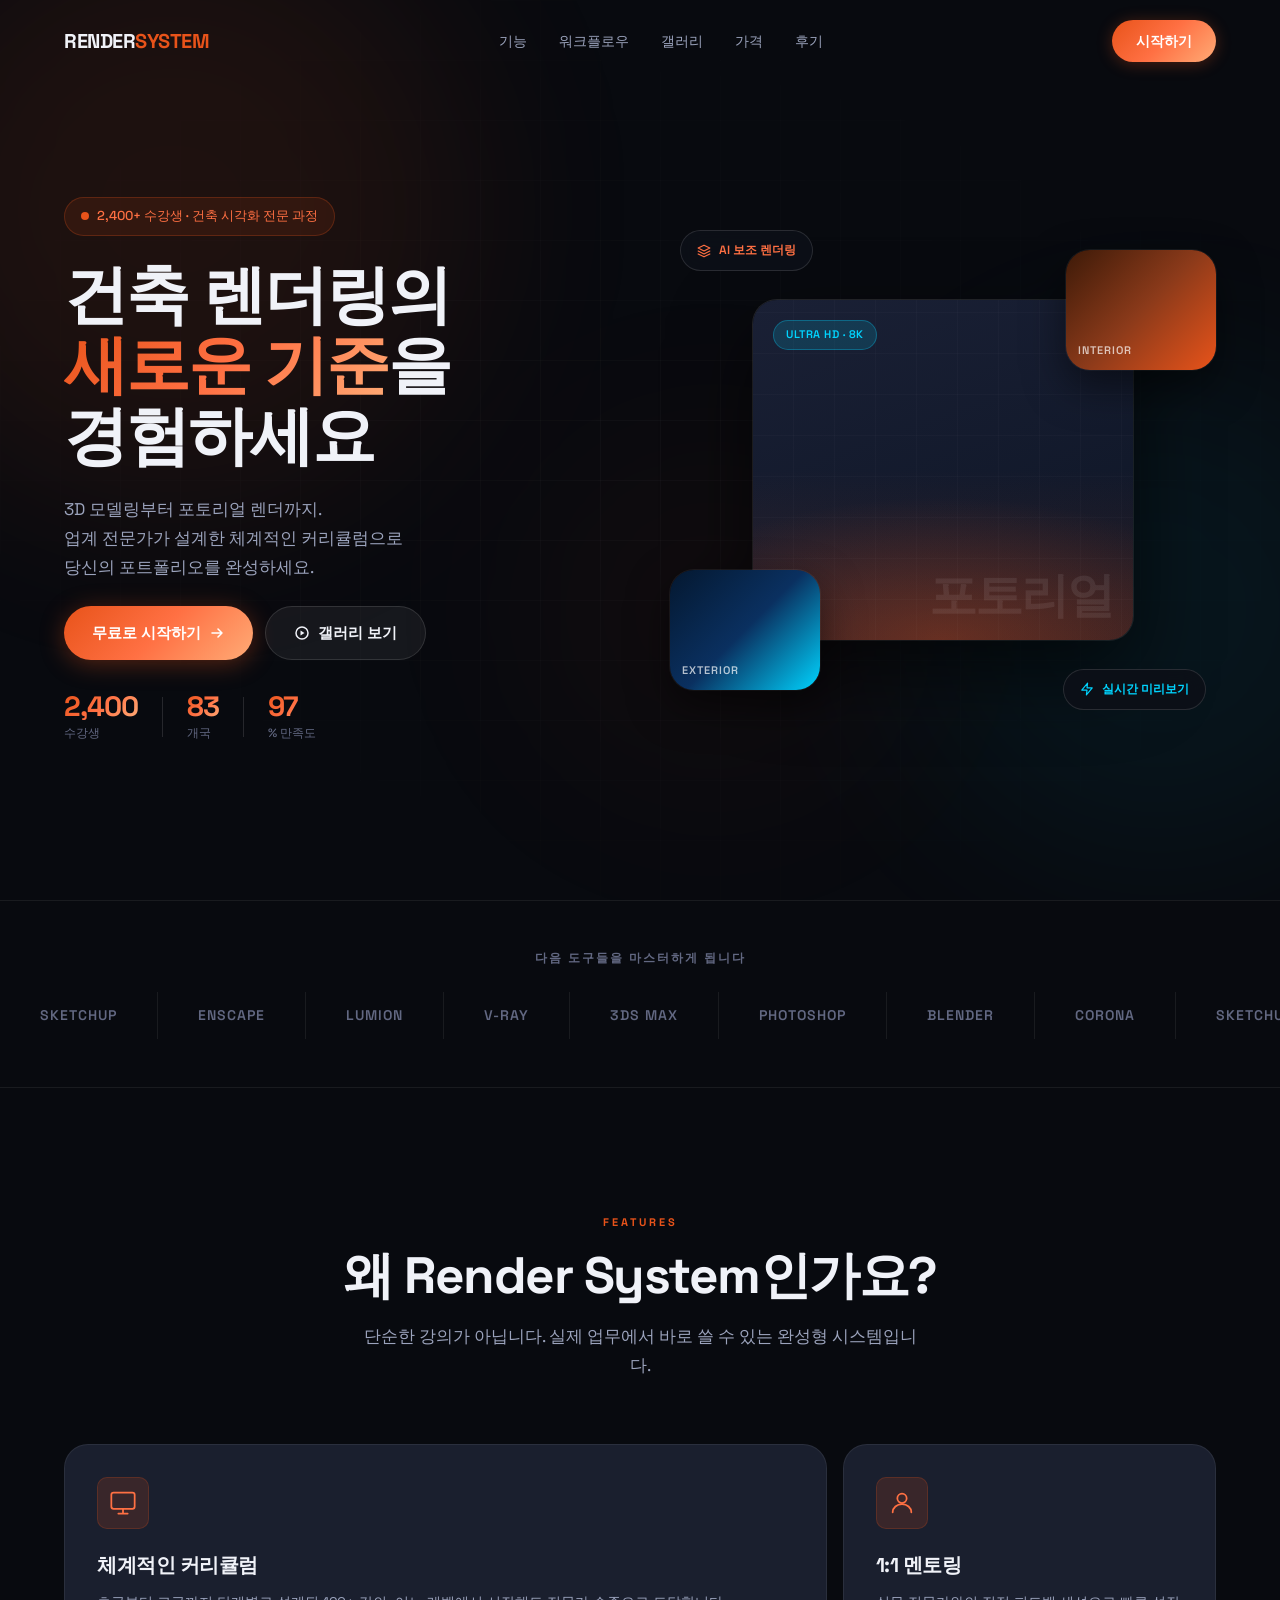
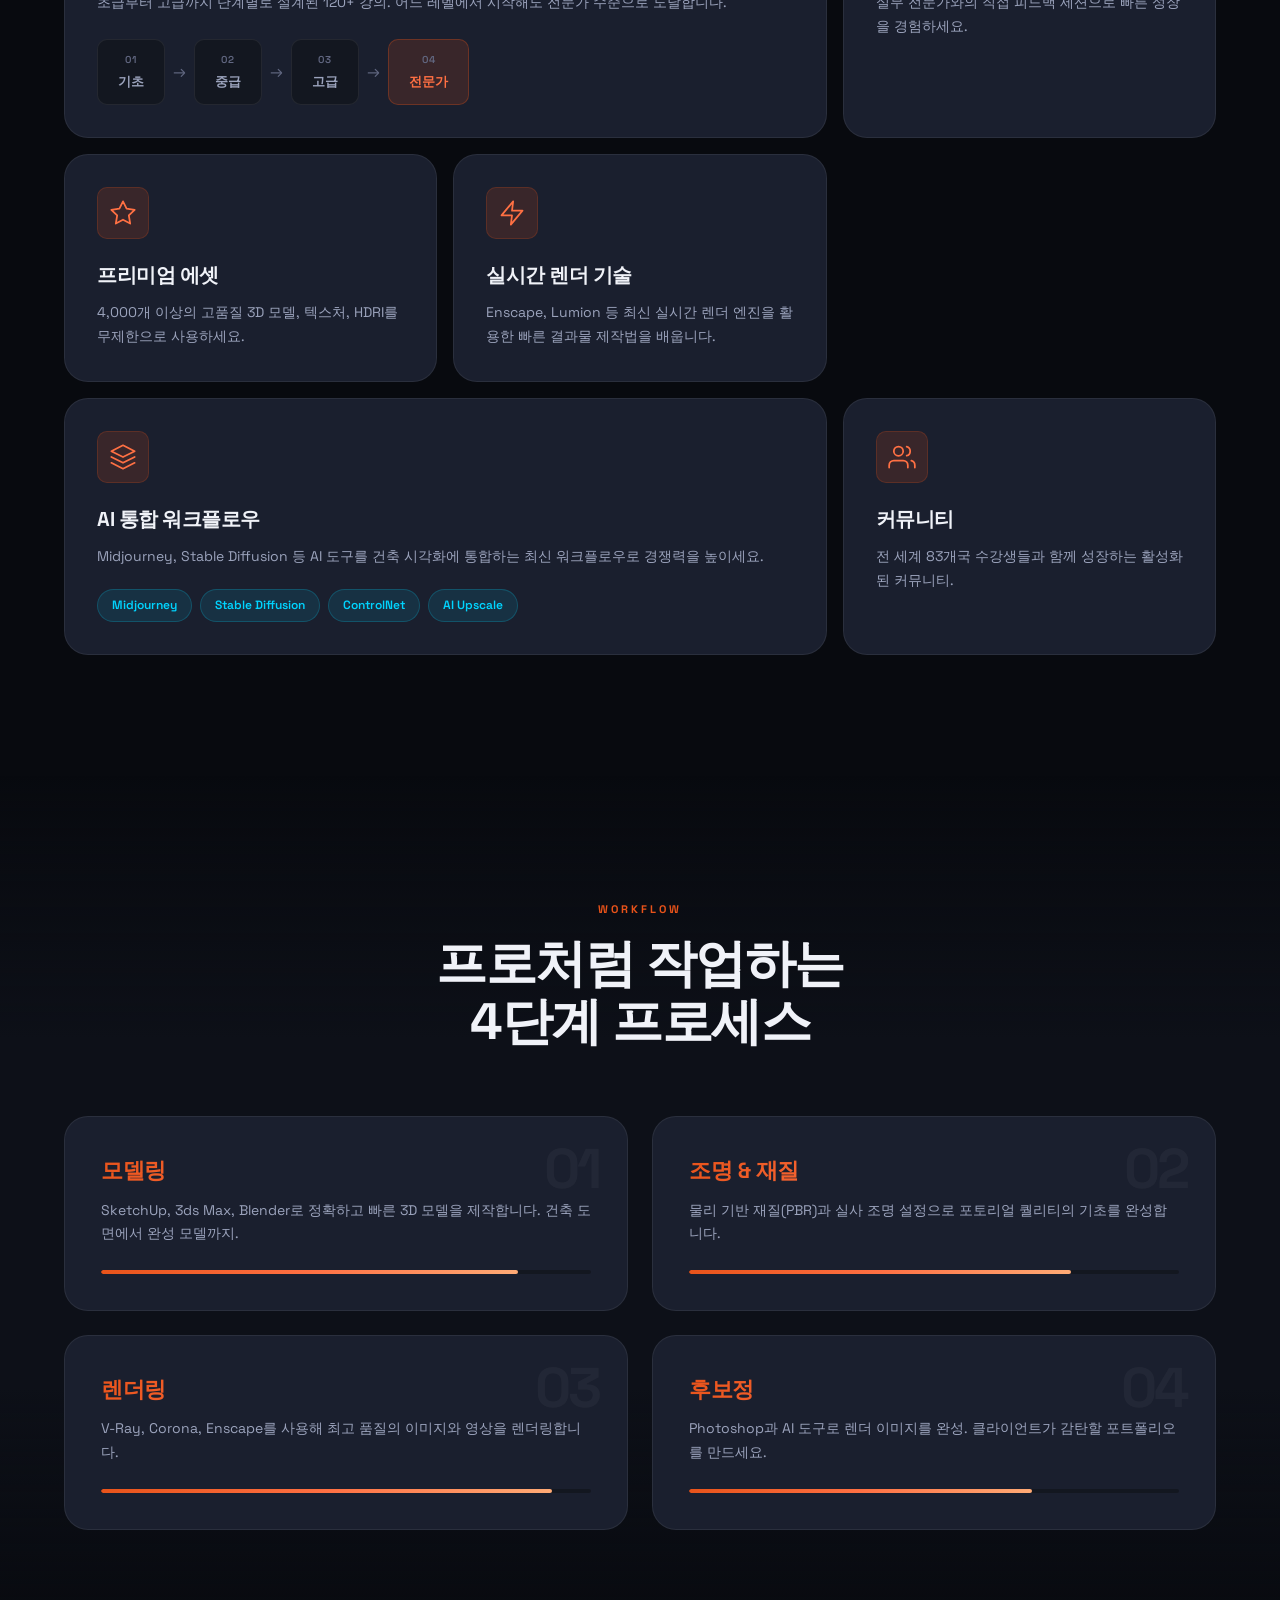
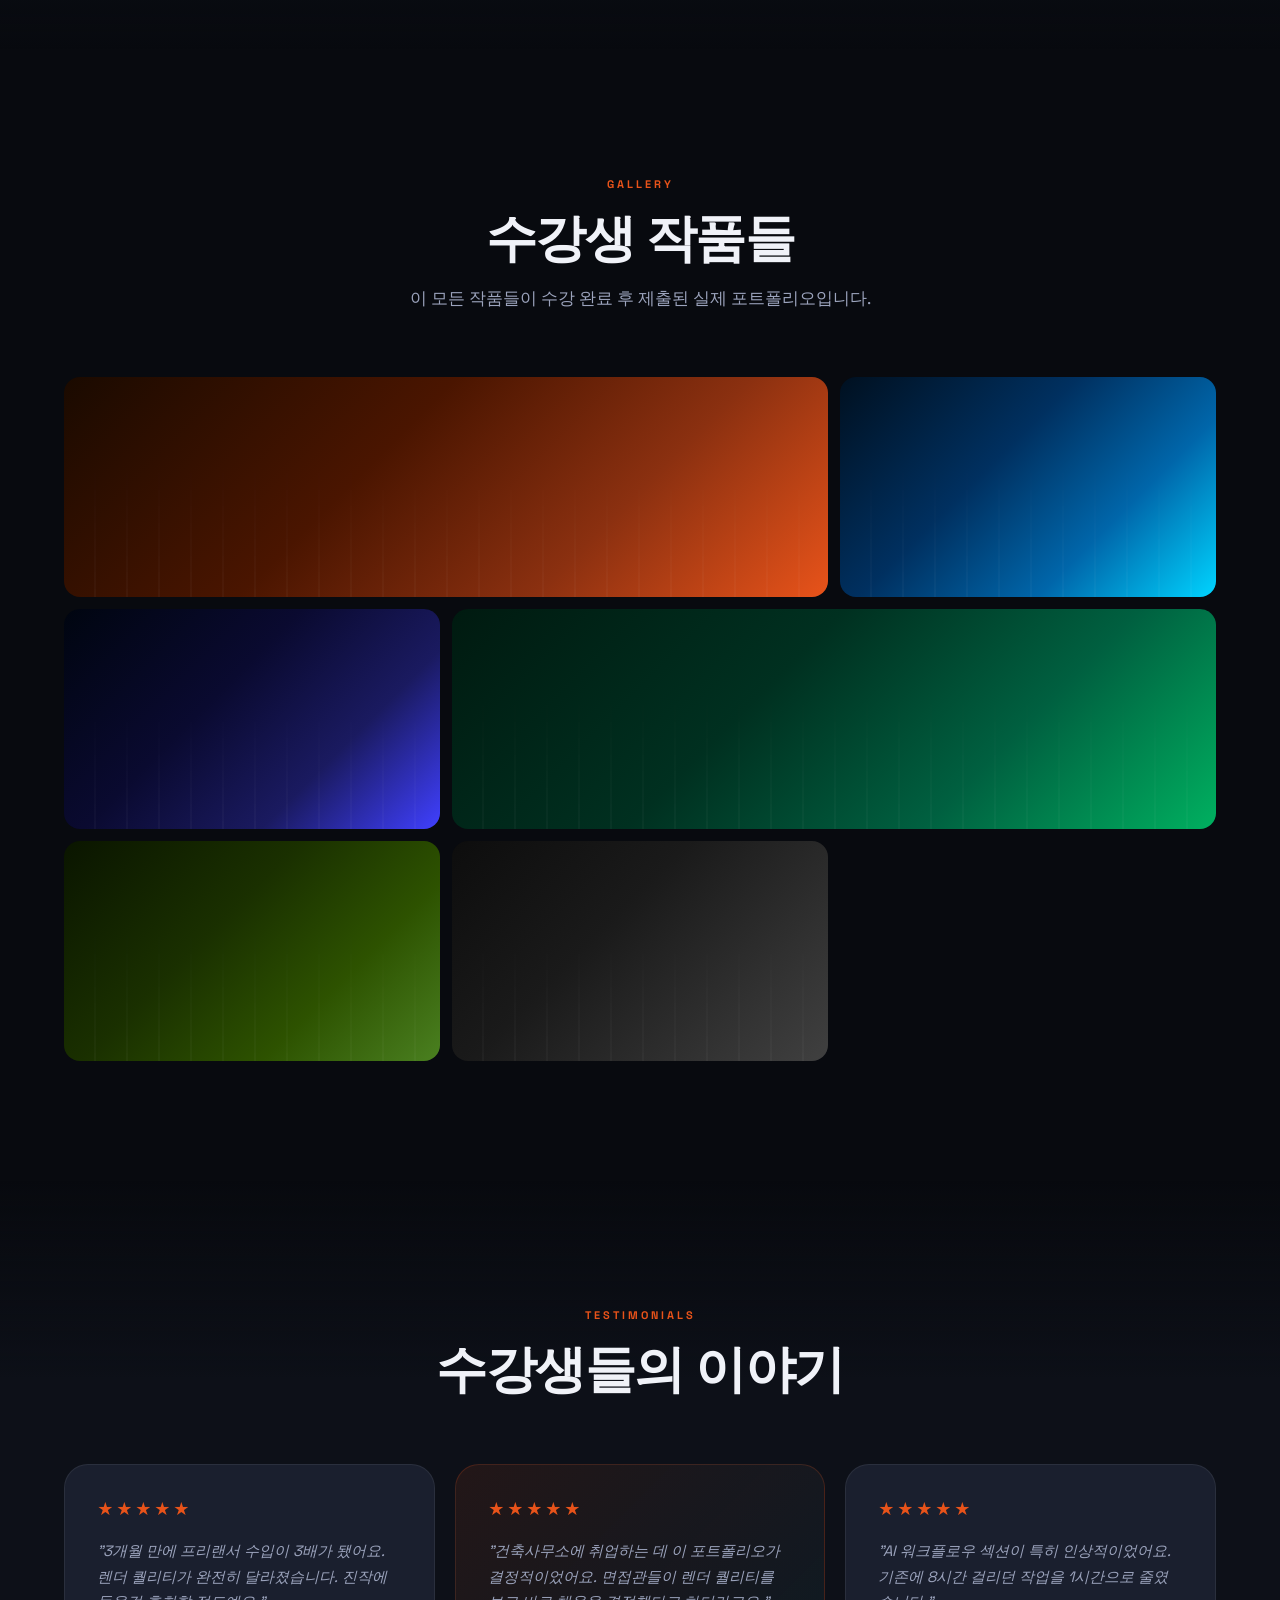
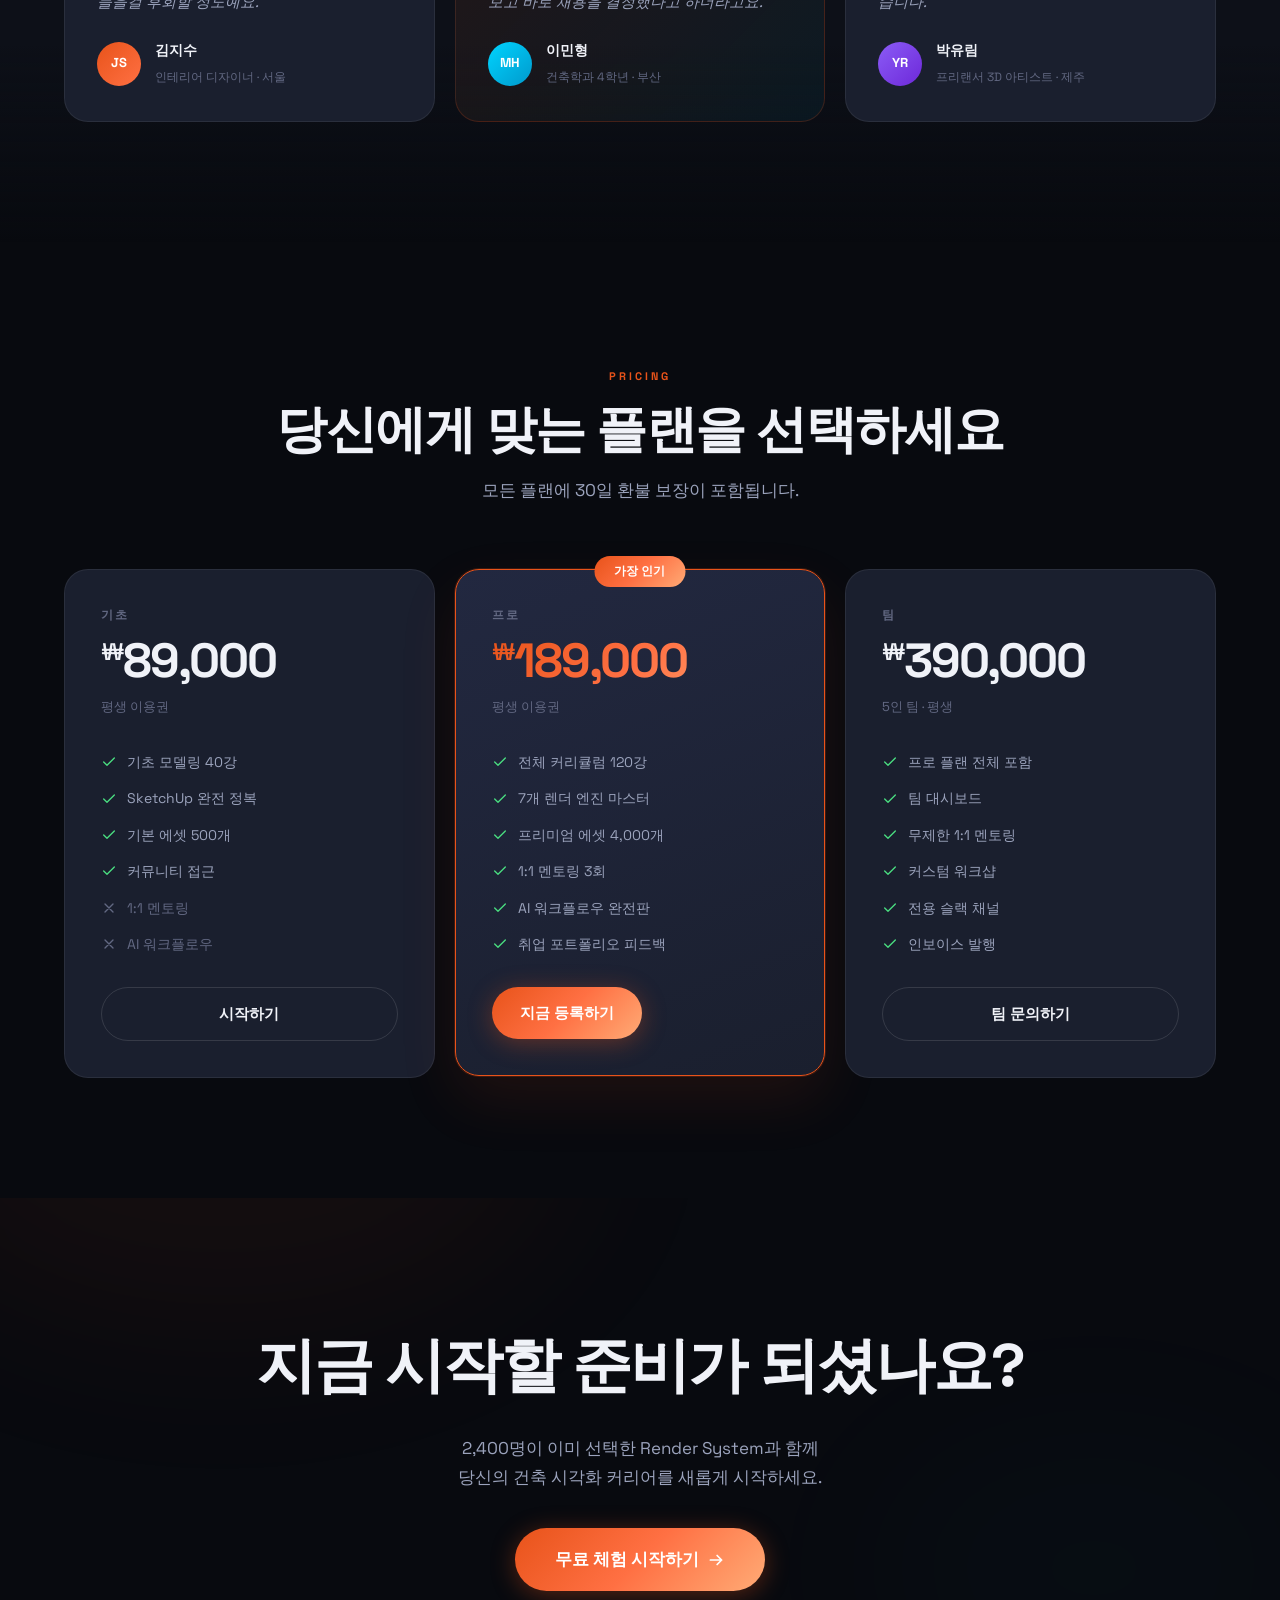
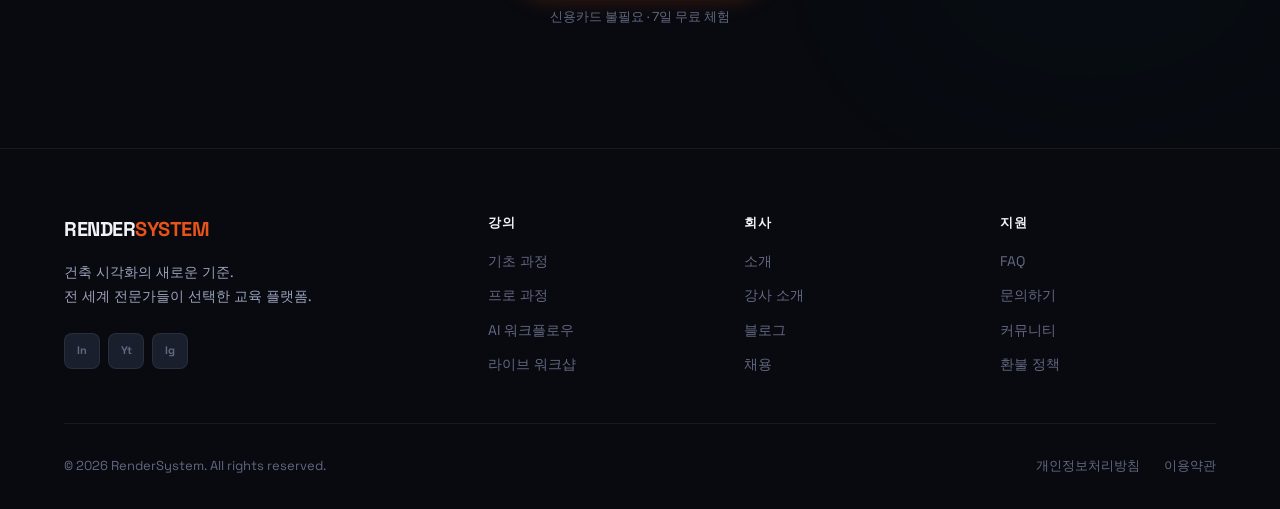
<file: index.html>
<!DOCTYPE html>
<html lang="ko">
<head>
  <meta charset="UTF-8" />
  <meta name="viewport" content="width=device-width, initial-scale=1.0" />
  <title>RENDER SYSTEM — 건축 시각화의 새로운 기준</title>
  <link rel="preconnect" href="https://fonts.googleapis.com" />
  <link rel="preconnect" href="https://fonts.gstatic.com" crossorigin />
  <link href="https://fonts.googleapis.com/css2?family=Inter:wght@300;400;500;600;700;900&family=Space+Grotesk:wght@300;400;500;600;700&display=swap" rel="stylesheet" />
  <link rel="stylesheet" href="styles.css" />
</head>
<body>

  <!-- NAV -->
  <nav class="nav" id="nav">
    <div class="nav-inner">
      <a href="#" class="logo">RENDER<span>SYSTEM</span></a>
      <ul class="nav-links">
        <li><a href="#features">기능</a></li>
        <li><a href="#workflow">워크플로우</a></li>
        <li><a href="#gallery">갤러리</a></li>
        <li><a href="#pricing">가격</a></li>
        <li><a href="#testimonials">후기</a></li>
      </ul>
      <a href="#pricing" class="nav-cta">시작하기</a>
      <button class="nav-mobile-toggle" id="mobileToggle">
        <span></span><span></span><span></span>
      </button>
    </div>
  </nav>

  <!-- HERO -->
  <section class="hero" id="hero">
    <div class="hero-bg">
      <div class="hero-grid"></div>
      <div class="hero-glow glow-1"></div>
      <div class="hero-glow glow-2"></div>
      <div class="hero-glow glow-3"></div>
    </div>
    <div class="hero-content">
      <div class="hero-badge">
        <span class="badge-dot"></span>
        2,400+ 수강생 · 건축 시각화 전문 과정
      </div>
      <h1 class="hero-title">
        건축 렌더링의<br/>
        <span class="gradient-text">새로운 기준</span>을<br/>
        경험하세요
      </h1>
      <p class="hero-sub">
        3D 모델링부터 포토리얼 렌더까지.<br/>
        업계 전문가가 설계한 체계적인 커리큘럼으로<br/>
        당신의 포트폴리오를 완성하세요.
      </p>
      <div class="hero-actions">
        <a href="#pricing" class="btn btn-primary">
          <span>무료로 시작하기</span>
          <svg width="16" height="16" viewBox="0 0 16 16" fill="none"><path d="M3 8h10M9 4l4 4-4 4" stroke="currentColor" stroke-width="1.5" stroke-linecap="round" stroke-linejoin="round"/></svg>
        </a>
        <a href="#gallery" class="btn btn-ghost">
          <svg width="16" height="16" viewBox="0 0 16 16" fill="none"><circle cx="8" cy="8" r="6" stroke="currentColor" stroke-width="1.5"/><path d="M6.5 5.5l4 2.5-4 2.5V5.5z" fill="currentColor"/></svg>
          <span>갤러리 보기</span>
        </a>
      </div>
      <div class="hero-stats">
        <div class="stat">
          <span class="stat-num" data-target="2400">0</span>
          <span class="stat-label">수강생</span>
        </div>
        <div class="stat-divider"></div>
        <div class="stat">
          <span class="stat-num" data-target="83">0</span>
          <span class="stat-label">개국</span>
        </div>
        <div class="stat-divider"></div>
        <div class="stat">
          <span class="stat-num" data-target="97">0</span>
          <span class="stat-label">% 만족도</span>
        </div>
      </div>
    </div>
    <div class="hero-visual">
      <div class="render-card main-card">
        <div class="render-scene">
          <div class="scene-layer layer-bg"></div>
          <div class="scene-layer layer-mid"></div>
          <div class="scene-layer layer-fg"></div>
          <div class="scene-overlay">
            <span class="scene-tag">ULTRA HD · 8K</span>
            <span class="scene-quality">포토리얼</span>
          </div>
        </div>
      </div>
      <div class="render-card side-card card-1">
        <div class="side-scene sc-warm"></div>
        <span class="card-label">Interior</span>
      </div>
      <div class="render-card side-card card-2">
        <div class="side-scene sc-cool"></div>
        <span class="card-label">Exterior</span>
      </div>
      <div class="floating-badge badge-ai">
        <svg width="14" height="14" viewBox="0 0 24 24" fill="none"><path d="M12 2L2 7l10 5 10-5-10-5zM2 17l10 5 10-5M2 12l10 5 10-5" stroke="currentColor" stroke-width="2" stroke-linecap="round" stroke-linejoin="round"/></svg>
        AI 보조 렌더링
      </div>
      <div class="floating-badge badge-speed">
        <svg width="14" height="14" viewBox="0 0 24 24" fill="none"><path d="M13 2L3 14h9l-1 8 10-12h-9l1-8z" stroke="currentColor" stroke-width="2" stroke-linecap="round" stroke-linejoin="round"/></svg>
        실시간 미리보기
      </div>
    </div>
  </section>

  <!-- LOGOS -->
  <section class="logos-section">
    <p class="logos-label">다음 도구들을 마스터하게 됩니다</p>
    <div class="logos-track">
      <div class="logos-inner">
        <div class="logo-item">SketchUp</div>
        <div class="logo-item">Enscape</div>
        <div class="logo-item">Lumion</div>
        <div class="logo-item">V-Ray</div>
        <div class="logo-item">3ds Max</div>
        <div class="logo-item">Photoshop</div>
        <div class="logo-item">Blender</div>
        <div class="logo-item">Corona</div>
        <!-- duplicate for seamless loop -->
        <div class="logo-item">SketchUp</div>
        <div class="logo-item">Enscape</div>
        <div class="logo-item">Lumion</div>
        <div class="logo-item">V-Ray</div>
        <div class="logo-item">3ds Max</div>
        <div class="logo-item">Photoshop</div>
        <div class="logo-item">Blender</div>
        <div class="logo-item">Corona</div>
      </div>
    </div>
  </section>

  <!-- FEATURES -->
  <section class="features" id="features">
    <div class="container">
      <div class="section-header">
        <span class="section-tag">FEATURES</span>
        <h2 class="section-title">왜 Render System인가요?</h2>
        <p class="section-sub">단순한 강의가 아닙니다. 실제 업무에서 바로 쓸 수 있는 완성형 시스템입니다.</p>
      </div>
      <div class="features-grid">
        <div class="feature-card feature-large" data-reveal>
          <div class="feature-icon">
            <svg width="28" height="28" viewBox="0 0 24 24" fill="none"><rect x="2" y="3" width="20" height="14" rx="2" stroke="currentColor" stroke-width="1.5"/><path d="M8 21h8M12 17v4" stroke="currentColor" stroke-width="1.5" stroke-linecap="round"/></svg>
          </div>
          <h3>체계적인 커리큘럼</h3>
          <p>초급부터 고급까지 단계별로 설계된 120+ 강의. 어느 레벨에서 시작해도 전문가 수준으로 도달합니다.</p>
          <div class="feature-visual">
            <div class="curriculum-steps">
              <div class="cs-step active"><span>01</span>기초</div>
              <div class="cs-arrow">→</div>
              <div class="cs-step"><span>02</span>중급</div>
              <div class="cs-arrow">→</div>
              <div class="cs-step"><span>03</span>고급</div>
              <div class="cs-arrow">→</div>
              <div class="cs-step highlight"><span>04</span>전문가</div>
            </div>
          </div>
        </div>

        <div class="feature-card" data-reveal>
          <div class="feature-icon">
            <svg width="28" height="28" viewBox="0 0 24 24" fill="none"><circle cx="12" cy="8" r="4" stroke="currentColor" stroke-width="1.5"/><path d="M4 20c0-4 3.6-7 8-7s8 3 8 7" stroke="currentColor" stroke-width="1.5" stroke-linecap="round"/></svg>
          </div>
          <h3>1:1 멘토링</h3>
          <p>실무 전문가와의 직접 피드백 세션으로 빠른 성장을 경험하세요.</p>
        </div>

        <div class="feature-card" data-reveal>
          <div class="feature-icon">
            <svg width="28" height="28" viewBox="0 0 24 24" fill="none"><path d="M12 2l3.09 6.26L22 9.27l-5 4.87 1.18 6.88L12 17.77l-6.18 3.25L7 14.14 2 9.27l6.91-1.01L12 2z" stroke="currentColor" stroke-width="1.5" stroke-linejoin="round"/></svg>
          </div>
          <h3>프리미엄 에셋</h3>
          <p>4,000개 이상의 고품질 3D 모델, 텍스처, HDRI를 무제한으로 사용하세요.</p>
        </div>

        <div class="feature-card" data-reveal>
          <div class="feature-icon">
            <svg width="28" height="28" viewBox="0 0 24 24" fill="none"><path d="M13 2L3 14h9l-1 8 10-12h-9l1-8z" stroke="currentColor" stroke-width="1.5" stroke-linecap="round" stroke-linejoin="round"/></svg>
          </div>
          <h3>실시간 렌더 기술</h3>
          <p>Enscape, Lumion 등 최신 실시간 렌더 엔진을 활용한 빠른 결과물 제작법을 배웁니다.</p>
        </div>

        <div class="feature-card feature-wide" data-reveal>
          <div class="feature-icon">
            <svg width="28" height="28" viewBox="0 0 24 24" fill="none"><path d="M12 2L2 7l10 5 10-5-10-5zM2 17l10 5 10-5M2 12l10 5 10-5" stroke="currentColor" stroke-width="1.5" stroke-linecap="round" stroke-linejoin="round"/></svg>
          </div>
          <h3>AI 통합 워크플로우</h3>
          <p>Midjourney, Stable Diffusion 등 AI 도구를 건축 시각화에 통합하는 최신 워크플로우로 경쟁력을 높이세요.</p>
          <div class="ai-tags">
            <span>Midjourney</span>
            <span>Stable Diffusion</span>
            <span>ControlNet</span>
            <span>AI Upscale</span>
          </div>
        </div>

        <div class="feature-card" data-reveal>
          <div class="feature-icon">
            <svg width="28" height="28" viewBox="0 0 24 24" fill="none"><path d="M17 21v-2a4 4 0 0 0-4-4H5a4 4 0 0 0-4 4v2" stroke="currentColor" stroke-width="1.5" stroke-linecap="round"/><circle cx="9" cy="7" r="4" stroke="currentColor" stroke-width="1.5"/><path d="M23 21v-2a4 4 0 0 0-3-3.87M16 3.13a4 4 0 0 1 0 7.75" stroke="currentColor" stroke-width="1.5" stroke-linecap="round"/></svg>
          </div>
          <h3>커뮤니티</h3>
          <p>전 세계 83개국 수강생들과 함께 성장하는 활성화된 커뮤니티.</p>
        </div>
      </div>
    </div>
  </section>

  <!-- WORKFLOW -->
  <section class="workflow" id="workflow">
    <div class="container">
      <div class="section-header">
        <span class="section-tag">WORKFLOW</span>
        <h2 class="section-title">프로처럼 작업하는<br/>4단계 프로세스</h2>
      </div>
      <div class="workflow-steps">
        <div class="workflow-step" data-reveal>
          <div class="step-number">01</div>
          <div class="step-content">
            <h3>모델링</h3>
            <p>SketchUp, 3ds Max, Blender로 정확하고 빠른 3D 모델을 제작합니다. 건축 도면에서 완성 모델까지.</p>
          </div>
          <div class="step-bar">
            <div class="bar-fill" style="--pct: 85%"></div>
          </div>
        </div>
        <div class="workflow-step" data-reveal>
          <div class="step-number">02</div>
          <div class="step-content">
            <h3>조명 & 재질</h3>
            <p>물리 기반 재질(PBR)과 실사 조명 설정으로 포토리얼 퀄리티의 기초를 완성합니다.</p>
          </div>
          <div class="step-bar">
            <div class="bar-fill" style="--pct: 78%"></div>
          </div>
        </div>
        <div class="workflow-step" data-reveal>
          <div class="step-number">03</div>
          <div class="step-content">
            <h3>렌더링</h3>
            <p>V-Ray, Corona, Enscape를 사용해 최고 품질의 이미지와 영상을 렌더링합니다.</p>
          </div>
          <div class="step-bar">
            <div class="bar-fill" style="--pct: 92%"></div>
          </div>
        </div>
        <div class="workflow-step" data-reveal>
          <div class="step-number">04</div>
          <div class="step-content">
            <h3>후보정</h3>
            <p>Photoshop과 AI 도구로 렌더 이미지를 완성. 클라이언트가 감탄할 포트폴리오를 만드세요.</p>
          </div>
          <div class="step-bar">
            <div class="bar-fill" style="--pct: 70%"></div>
          </div>
        </div>
      </div>
    </div>
  </section>

  <!-- GALLERY -->
  <section class="gallery" id="gallery">
    <div class="container">
      <div class="section-header">
        <span class="section-tag">GALLERY</span>
        <h2 class="section-title">수강생 작품들</h2>
        <p class="section-sub">이 모든 작품들이 수강 완료 후 제출된 실제 포트폴리오입니다.</p>
      </div>
    </div>
    <div class="gallery-grid">
      <div class="gallery-item gi-large" data-reveal>
        <div class="gi-inner warm-render">
          <div class="gi-overlay">
            <span class="gi-tag">Interior · Lumion</span>
          </div>
        </div>
      </div>
      <div class="gallery-item" data-reveal>
        <div class="gi-inner cool-render">
          <div class="gi-overlay">
            <span class="gi-tag">Exterior · V-Ray</span>
          </div>
        </div>
      </div>
      <div class="gallery-item" data-reveal>
        <div class="gi-inner night-render">
          <div class="gi-overlay">
            <span class="gi-tag">Night · Enscape</span>
          </div>
        </div>
      </div>
      <div class="gallery-item gi-wide" data-reveal>
        <div class="gi-inner aerial-render">
          <div class="gi-overlay">
            <span class="gi-tag">Aerial · Corona</span>
          </div>
        </div>
      </div>
      <div class="gallery-item" data-reveal>
        <div class="gi-inner forest-render">
          <div class="gi-overlay">
            <span class="gi-tag">Landscape · Lumion</span>
          </div>
        </div>
      </div>
      <div class="gallery-item" data-reveal>
        <div class="gi-inner minimal-render">
          <div class="gi-overlay">
            <span class="gi-tag">Minimal · V-Ray</span>
          </div>
        </div>
      </div>
    </div>
  </section>

  <!-- TESTIMONIALS -->
  <section class="testimonials" id="testimonials">
    <div class="container">
      <div class="section-header">
        <span class="section-tag">TESTIMONIALS</span>
        <h2 class="section-title">수강생들의 이야기</h2>
      </div>
      <div class="testimonials-grid">
        <div class="testi-card" data-reveal>
          <div class="testi-stars">★★★★★</div>
          <p class="testi-text">"3개월 만에 프리랜서 수입이 3배가 됐어요. 렌더 퀄리티가 완전히 달라졌습니다. 진작에 들을걸 후회할 정도예요."</p>
          <div class="testi-author">
            <div class="author-avatar av-1">JS</div>
            <div>
              <strong>김지수</strong>
              <span>인테리어 디자이너 · 서울</span>
            </div>
          </div>
        </div>
        <div class="testi-card testi-featured" data-reveal>
          <div class="testi-stars">★★★★★</div>
          <p class="testi-text">"건축사무소에 취업하는 데 이 포트폴리오가 결정적이었어요. 면접관들이 렌더 퀄리티를 보고 바로 채용을 결정했다고 하더라고요."</p>
          <div class="testi-author">
            <div class="author-avatar av-2">MH</div>
            <div>
              <strong>이민형</strong>
              <span>건축학과 4학년 · 부산</span>
            </div>
          </div>
        </div>
        <div class="testi-card" data-reveal>
          <div class="testi-stars">★★★★★</div>
          <p class="testi-text">"AI 워크플로우 섹션이 특히 인상적이었어요. 기존에 8시간 걸리던 작업을 1시간으로 줄였습니다."</p>
          <div class="testi-author">
            <div class="author-avatar av-3">YR</div>
            <div>
              <strong>박유림</strong>
              <span>프리랜서 3D 아티스트 · 제주</span>
            </div>
          </div>
        </div>
      </div>
    </div>
  </section>

  <!-- PRICING -->
  <section class="pricing" id="pricing">
    <div class="container">
      <div class="section-header">
        <span class="section-tag">PRICING</span>
        <h2 class="section-title">당신에게 맞는 플랜을 선택하세요</h2>
        <p class="section-sub">모든 플랜에 30일 환불 보장이 포함됩니다.</p>
      </div>
      <div class="pricing-grid">
        <div class="price-card" data-reveal>
          <div class="price-header">
            <span class="price-tier">기초</span>
            <div class="price-amount"><span class="currency">₩</span>89,000</div>
            <span class="price-period">평생 이용권</span>
          </div>
          <ul class="price-features">
            <li><svg width="16" height="16" viewBox="0 0 24 24" fill="none"><path d="M20 6L9 17l-5-5" stroke="currentColor" stroke-width="2" stroke-linecap="round" stroke-linejoin="round"/></svg>기초 모델링 40강</li>
            <li><svg width="16" height="16" viewBox="0 0 24 24" fill="none"><path d="M20 6L9 17l-5-5" stroke="currentColor" stroke-width="2" stroke-linecap="round" stroke-linejoin="round"/></svg>SketchUp 완전 정복</li>
            <li><svg width="16" height="16" viewBox="0 0 24 24" fill="none"><path d="M20 6L9 17l-5-5" stroke="currentColor" stroke-width="2" stroke-linecap="round" stroke-linejoin="round"/></svg>기본 에셋 500개</li>
            <li><svg width="16" height="16" viewBox="0 0 24 24" fill="none"><path d="M20 6L9 17l-5-5" stroke="currentColor" stroke-width="2" stroke-linecap="round" stroke-linejoin="round"/></svg>커뮤니티 접근</li>
            <li class="disabled"><svg width="16" height="16" viewBox="0 0 24 24" fill="none"><path d="M18 6L6 18M6 6l12 12" stroke="currentColor" stroke-width="2" stroke-linecap="round"/></svg>1:1 멘토링</li>
            <li class="disabled"><svg width="16" height="16" viewBox="0 0 24 24" fill="none"><path d="M18 6L6 18M6 6l12 12" stroke="currentColor" stroke-width="2" stroke-linecap="round"/></svg>AI 워크플로우</li>
          </ul>
          <a href="#" class="btn btn-outline">시작하기</a>
        </div>

        <div class="price-card price-featured" data-reveal>
          <div class="price-badge">가장 인기</div>
          <div class="price-header">
            <span class="price-tier">프로</span>
            <div class="price-amount"><span class="currency">₩</span>189,000</div>
            <span class="price-period">평생 이용권</span>
          </div>
          <ul class="price-features">
            <li><svg width="16" height="16" viewBox="0 0 24 24" fill="none"><path d="M20 6L9 17l-5-5" stroke="currentColor" stroke-width="2" stroke-linecap="round" stroke-linejoin="round"/></svg>전체 커리큘럼 120강</li>
            <li><svg width="16" height="16" viewBox="0 0 24 24" fill="none"><path d="M20 6L9 17l-5-5" stroke="currentColor" stroke-width="2" stroke-linecap="round" stroke-linejoin="round"/></svg>7개 렌더 엔진 마스터</li>
            <li><svg width="16" height="16" viewBox="0 0 24 24" fill="none"><path d="M20 6L9 17l-5-5" stroke="currentColor" stroke-width="2" stroke-linecap="round" stroke-linejoin="round"/></svg>프리미엄 에셋 4,000개</li>
            <li><svg width="16" height="16" viewBox="0 0 24 24" fill="none"><path d="M20 6L9 17l-5-5" stroke="currentColor" stroke-width="2" stroke-linecap="round" stroke-linejoin="round"/></svg>1:1 멘토링 3회</li>
            <li><svg width="16" height="16" viewBox="0 0 24 24" fill="none"><path d="M20 6L9 17l-5-5" stroke="currentColor" stroke-width="2" stroke-linecap="round" stroke-linejoin="round"/></svg>AI 워크플로우 완전판</li>
            <li><svg width="16" height="16" viewBox="0 0 24 24" fill="none"><path d="M20 6L9 17l-5-5" stroke="currentColor" stroke-width="2" stroke-linecap="round" stroke-linejoin="round"/></svg>취업 포트폴리오 피드백</li>
          </ul>
          <a href="#" class="btn btn-primary">지금 등록하기</a>
        </div>

        <div class="price-card" data-reveal>
          <div class="price-header">
            <span class="price-tier">팀</span>
            <div class="price-amount"><span class="currency">₩</span>390,000</div>
            <span class="price-period">5인 팀 · 평생</span>
          </div>
          <ul class="price-features">
            <li><svg width="16" height="16" viewBox="0 0 24 24" fill="none"><path d="M20 6L9 17l-5-5" stroke="currentColor" stroke-width="2" stroke-linecap="round" stroke-linejoin="round"/></svg>프로 플랜 전체 포함</li>
            <li><svg width="16" height="16" viewBox="0 0 24 24" fill="none"><path d="M20 6L9 17l-5-5" stroke="currentColor" stroke-width="2" stroke-linecap="round" stroke-linejoin="round"/></svg>팀 대시보드</li>
            <li><svg width="16" height="16" viewBox="0 0 24 24" fill="none"><path d="M20 6L9 17l-5-5" stroke="currentColor" stroke-width="2" stroke-linecap="round" stroke-linejoin="round"/></svg>무제한 1:1 멘토링</li>
            <li><svg width="16" height="16" viewBox="0 0 24 24" fill="none"><path d="M20 6L9 17l-5-5" stroke="currentColor" stroke-width="2" stroke-linecap="round" stroke-linejoin="round"/></svg>커스텀 워크샵</li>
            <li><svg width="16" height="16" viewBox="0 0 24 24" fill="none"><path d="M20 6L9 17l-5-5" stroke="currentColor" stroke-width="2" stroke-linecap="round" stroke-linejoin="round"/></svg>전용 슬랙 채널</li>
            <li><svg width="16" height="16" viewBox="0 0 24 24" fill="none"><path d="M20 6L9 17l-5-5" stroke="currentColor" stroke-width="2" stroke-linecap="round" stroke-linejoin="round"/></svg>인보이스 발행</li>
          </ul>
          <a href="#" class="btn btn-outline">팀 문의하기</a>
        </div>
      </div>
    </div>
  </section>

  <!-- CTA -->
  <section class="cta-section">
    <div class="cta-bg">
      <div class="hero-glow glow-1"></div>
      <div class="hero-glow glow-2"></div>
    </div>
    <div class="container">
      <div class="cta-content">
        <h2>지금 시작할 준비가 되셨나요?</h2>
        <p>2,400명이 이미 선택한 Render System과 함께<br/>당신의 건축 시각화 커리어를 새롭게 시작하세요.</p>
        <a href="#pricing" class="btn btn-primary btn-large">
          <span>무료 체험 시작하기</span>
          <svg width="18" height="18" viewBox="0 0 16 16" fill="none"><path d="M3 8h10M9 4l4 4-4 4" stroke="currentColor" stroke-width="1.5" stroke-linecap="round" stroke-linejoin="round"/></svg>
        </a>
        <span class="cta-note">신용카드 불필요 · 7일 무료 체험</span>
      </div>
    </div>
  </section>

  <!-- FOOTER -->
  <footer class="footer">
    <div class="container">
      <div class="footer-top">
        <div class="footer-brand">
          <a href="#" class="logo">RENDER<span>SYSTEM</span></a>
          <p>건축 시각화의 새로운 기준.<br/>전 세계 전문가들이 선택한 교육 플랫폼.</p>
          <div class="social-links">
            <a href="#" class="social-link">In</a>
            <a href="#" class="social-link">Yt</a>
            <a href="#" class="social-link">Ig</a>
          </div>
        </div>
        <div class="footer-links">
          <div class="footer-col">
            <h4>강의</h4>
            <a href="#">기초 과정</a>
            <a href="#">프로 과정</a>
            <a href="#">AI 워크플로우</a>
            <a href="#">라이브 워크샵</a>
          </div>
          <div class="footer-col">
            <h4>회사</h4>
            <a href="#">소개</a>
            <a href="#">강사 소개</a>
            <a href="#">블로그</a>
            <a href="#">채용</a>
          </div>
          <div class="footer-col">
            <h4>지원</h4>
            <a href="#">FAQ</a>
            <a href="#">문의하기</a>
            <a href="#">커뮤니티</a>
            <a href="#">환불 정책</a>
          </div>
        </div>
      </div>
      <div class="footer-bottom">
        <span>© 2026 RenderSystem. All rights reserved.</span>
        <div class="footer-legal">
          <a href="#">개인정보처리방침</a>
          <a href="#">이용약관</a>
        </div>
      </div>
    </div>
  </footer>

  <script src="script.js"></script>
</body>
</html>
</file>
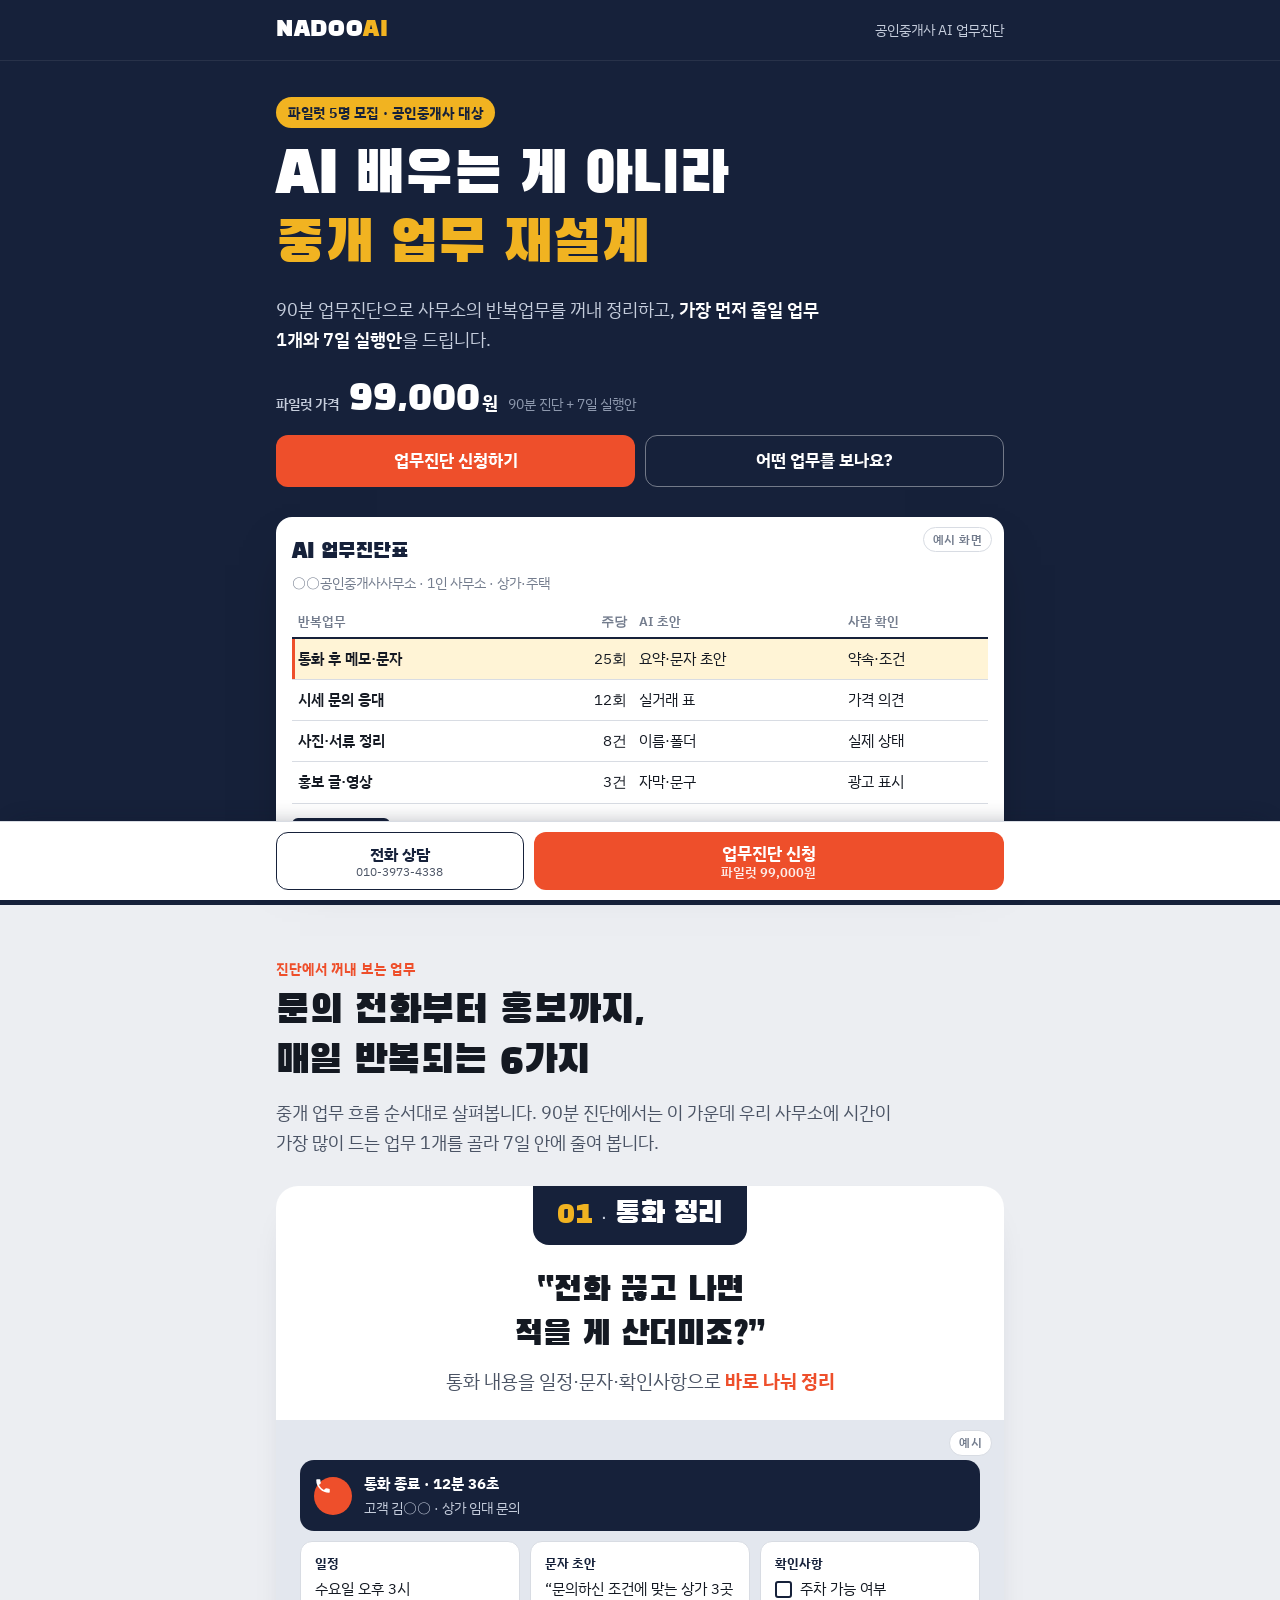
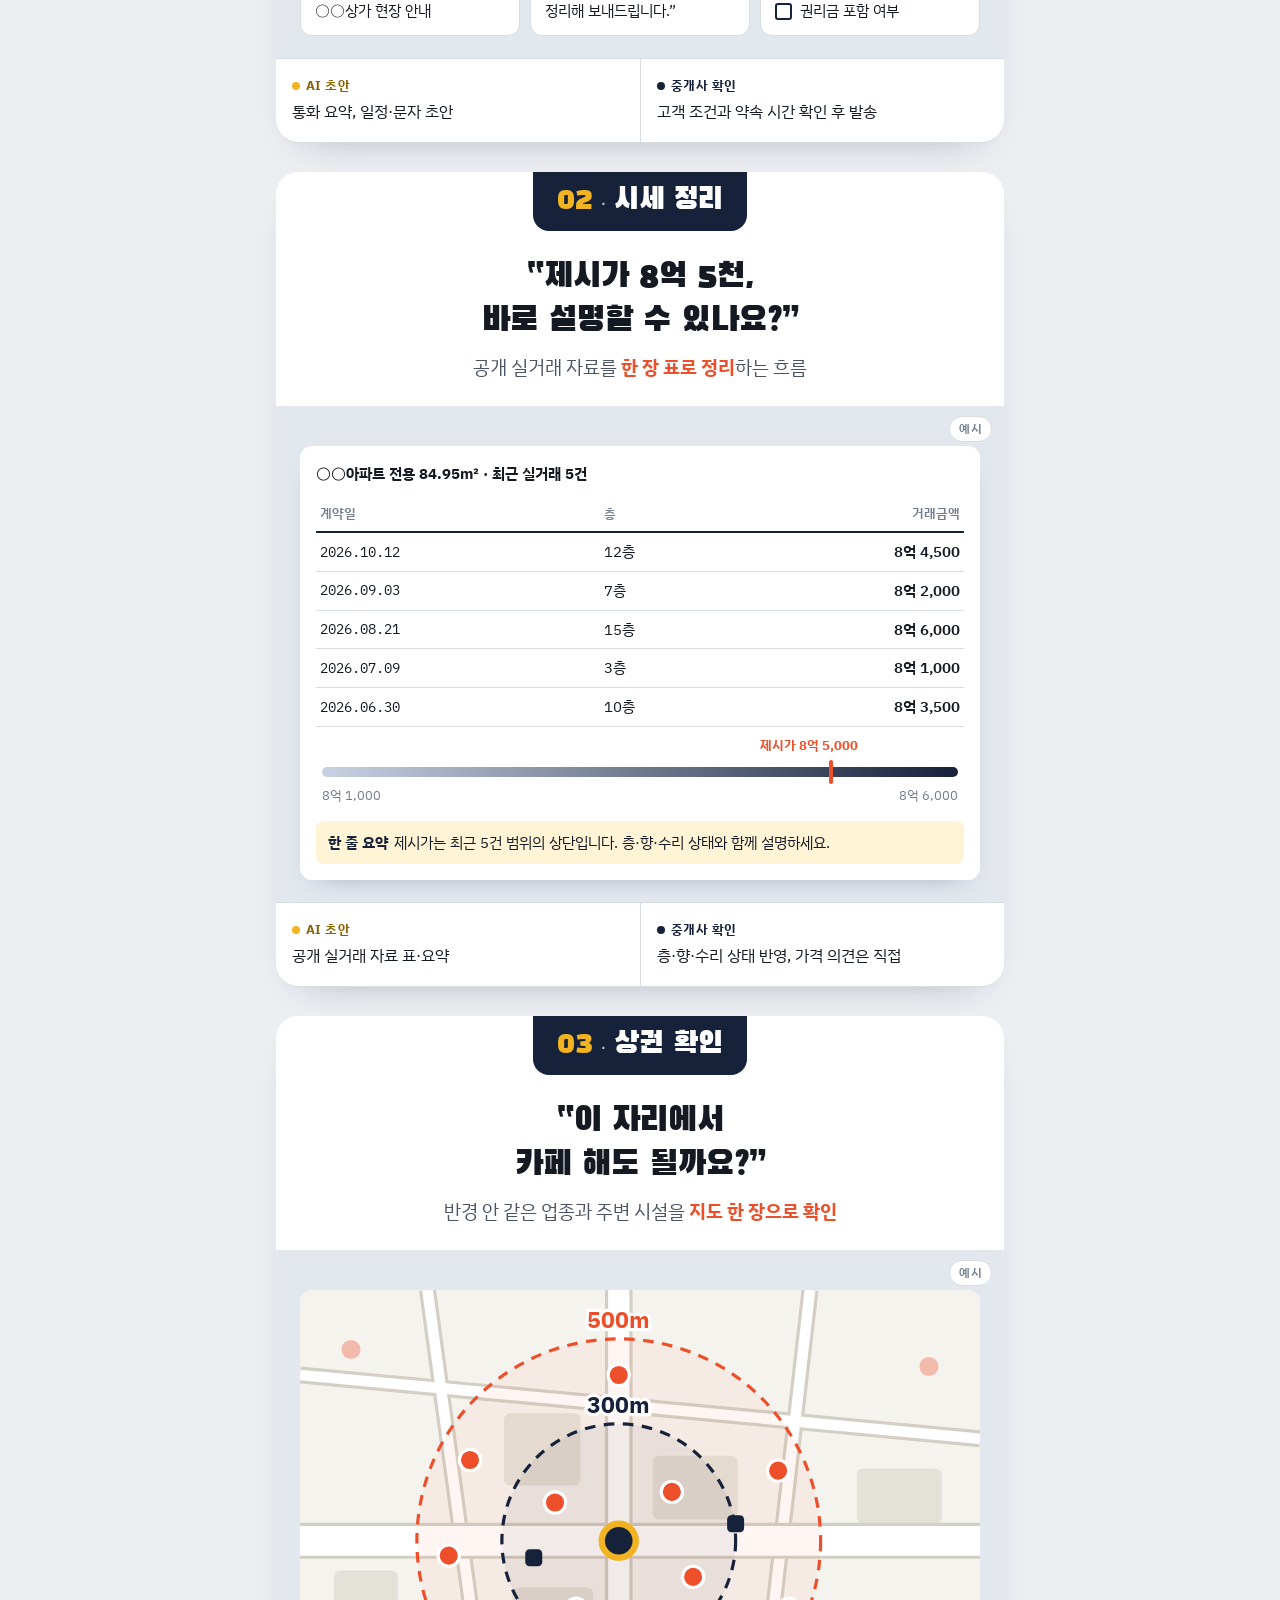
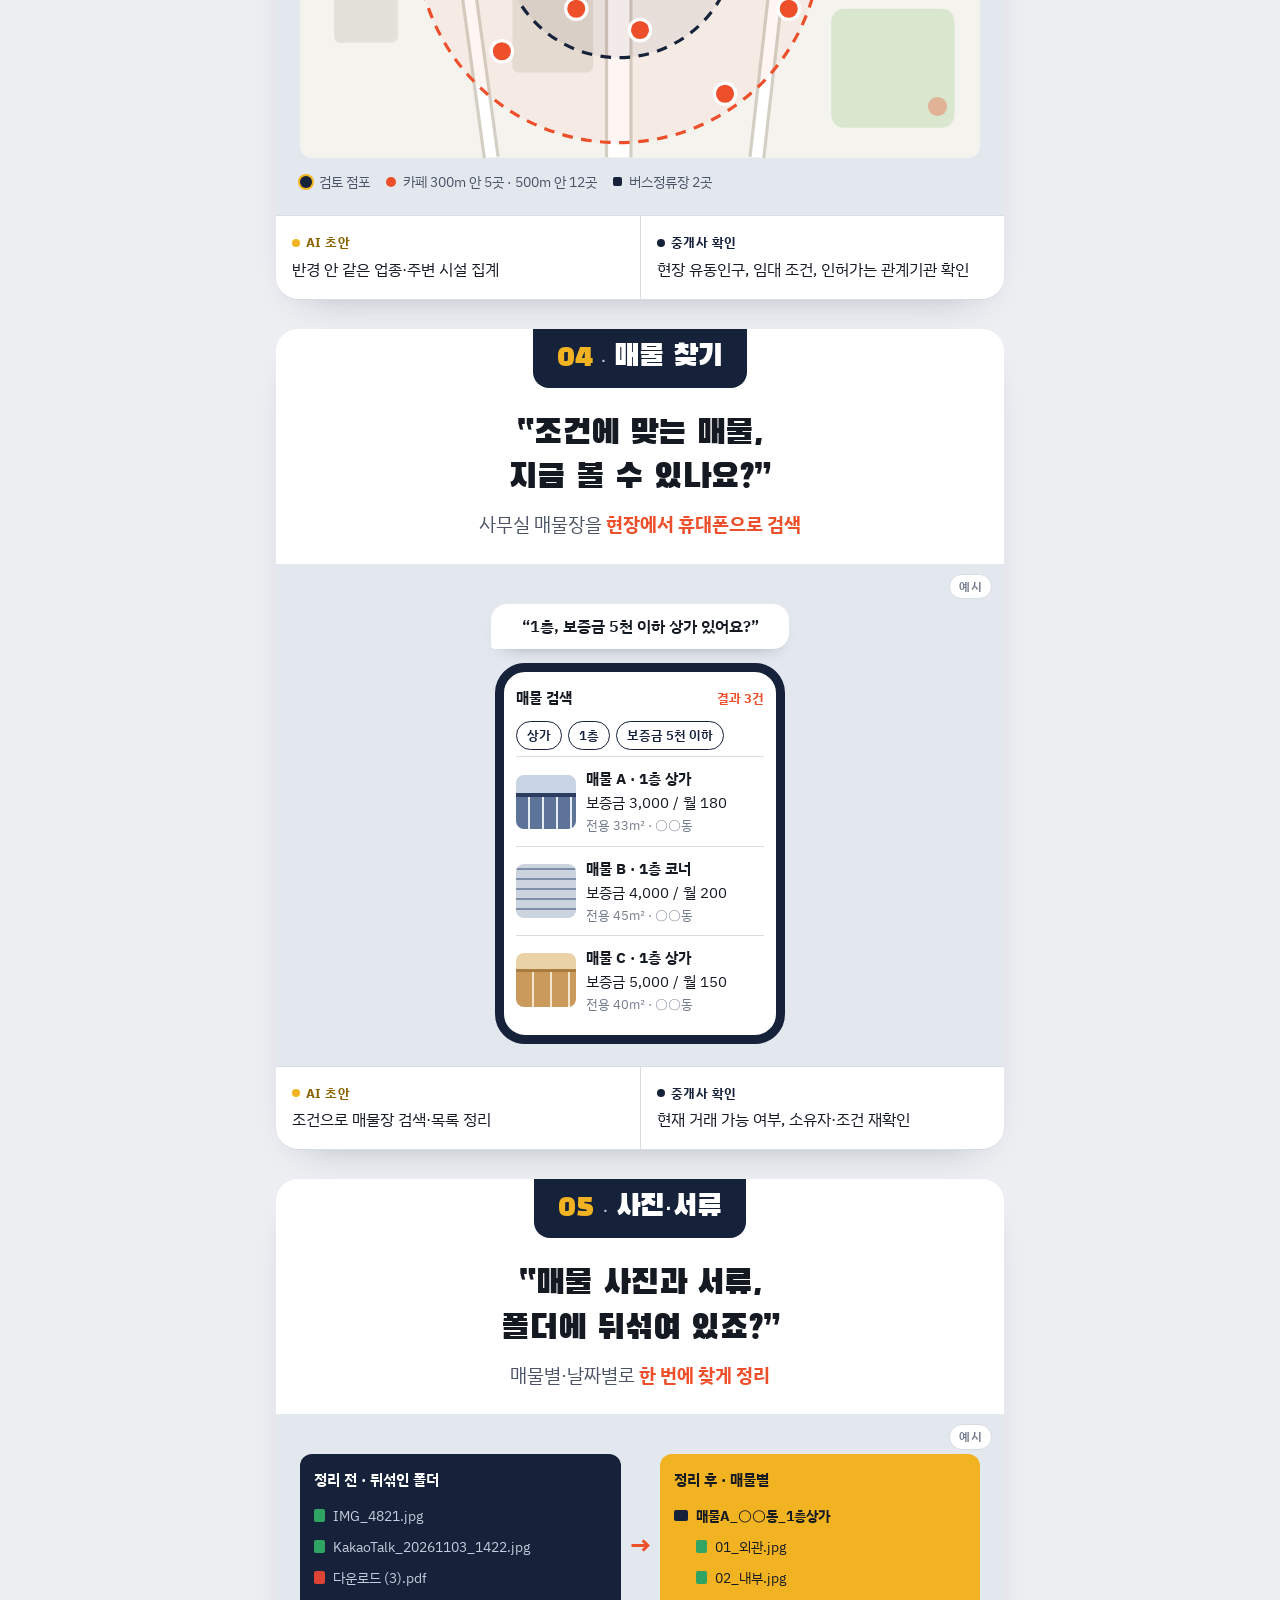
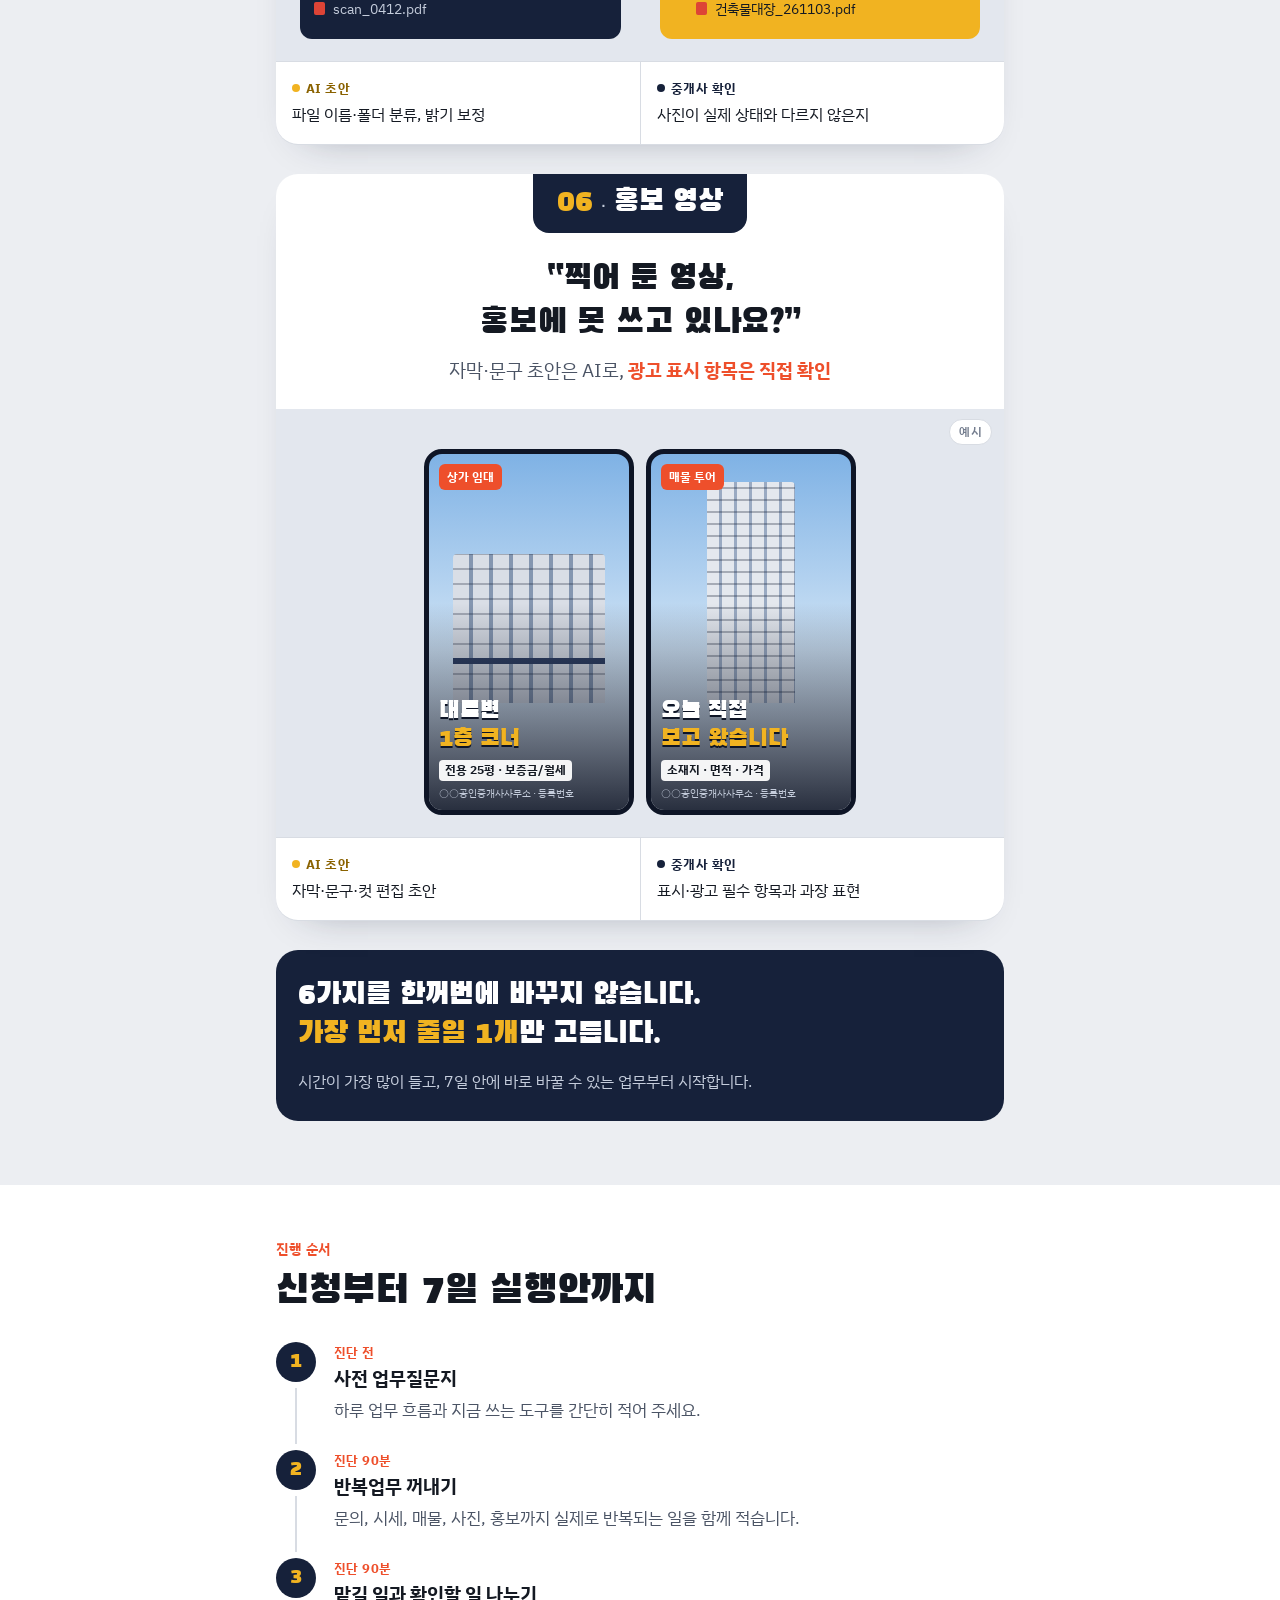
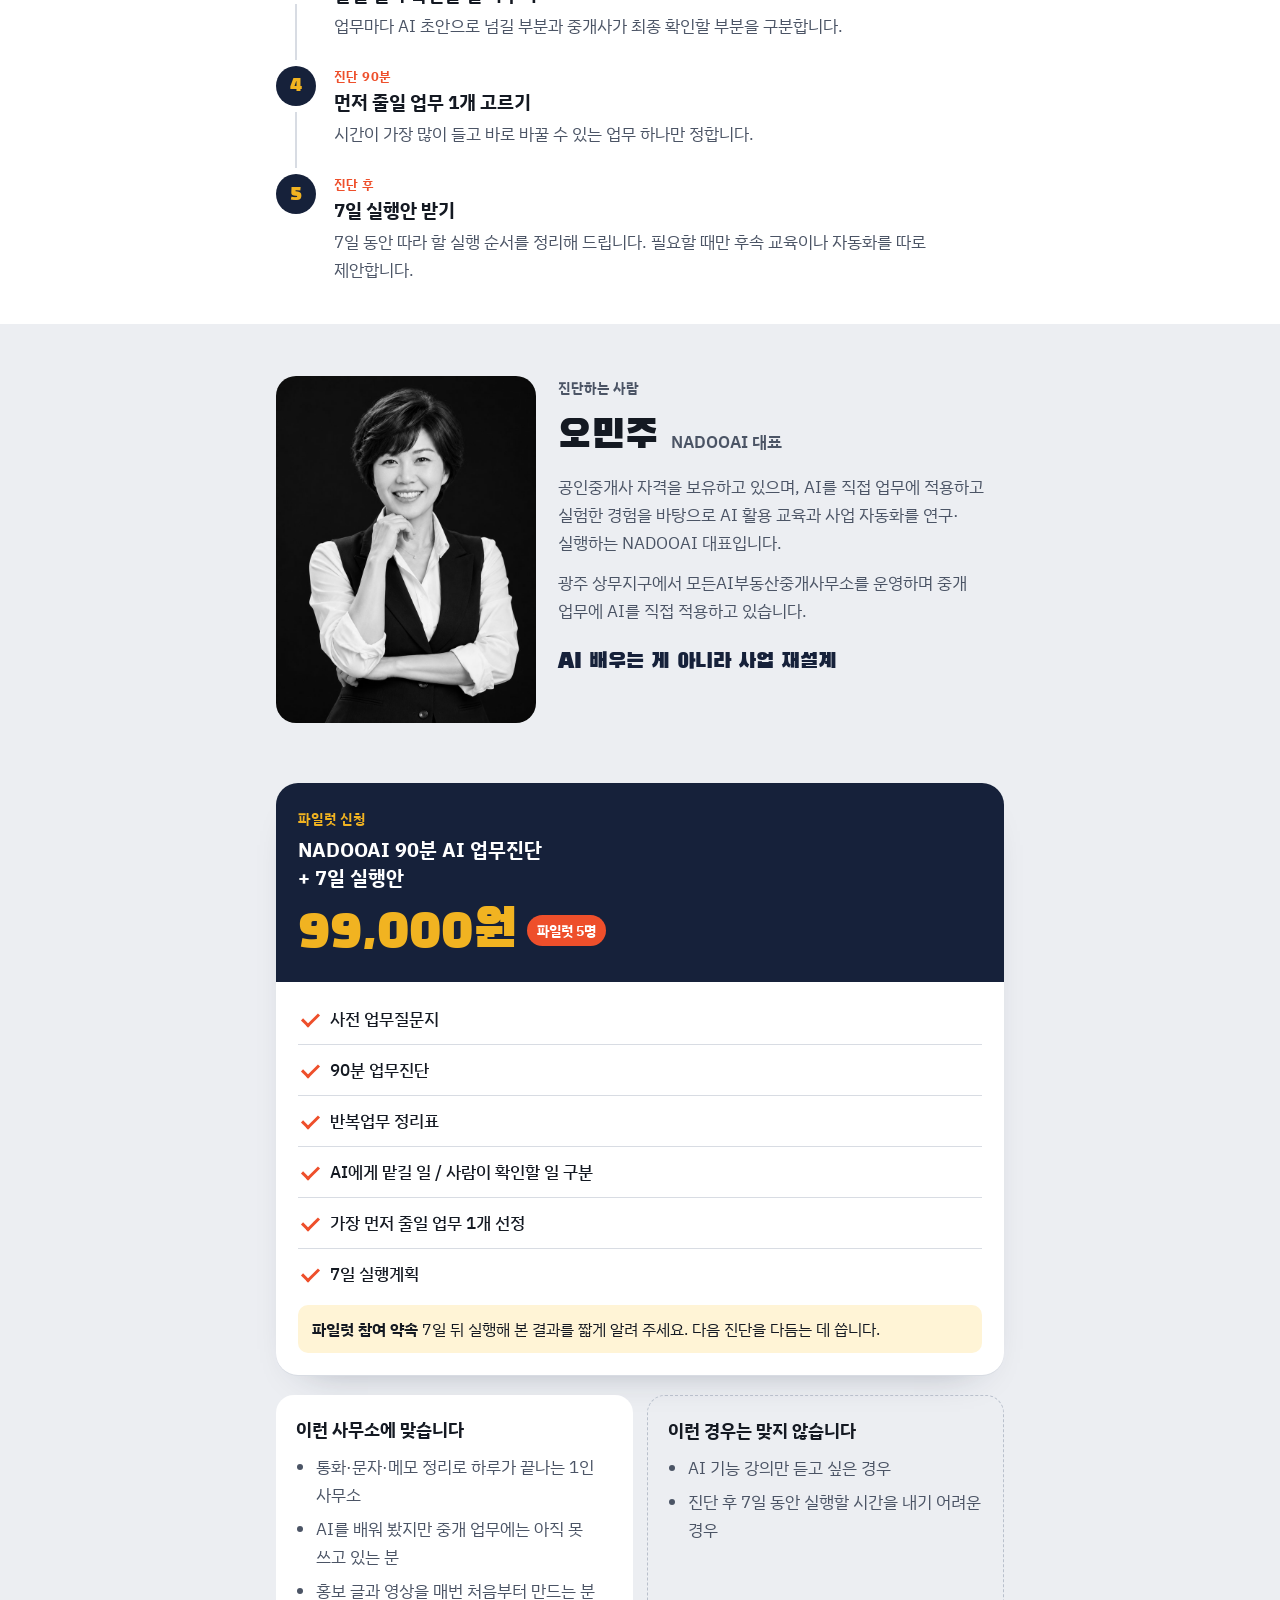
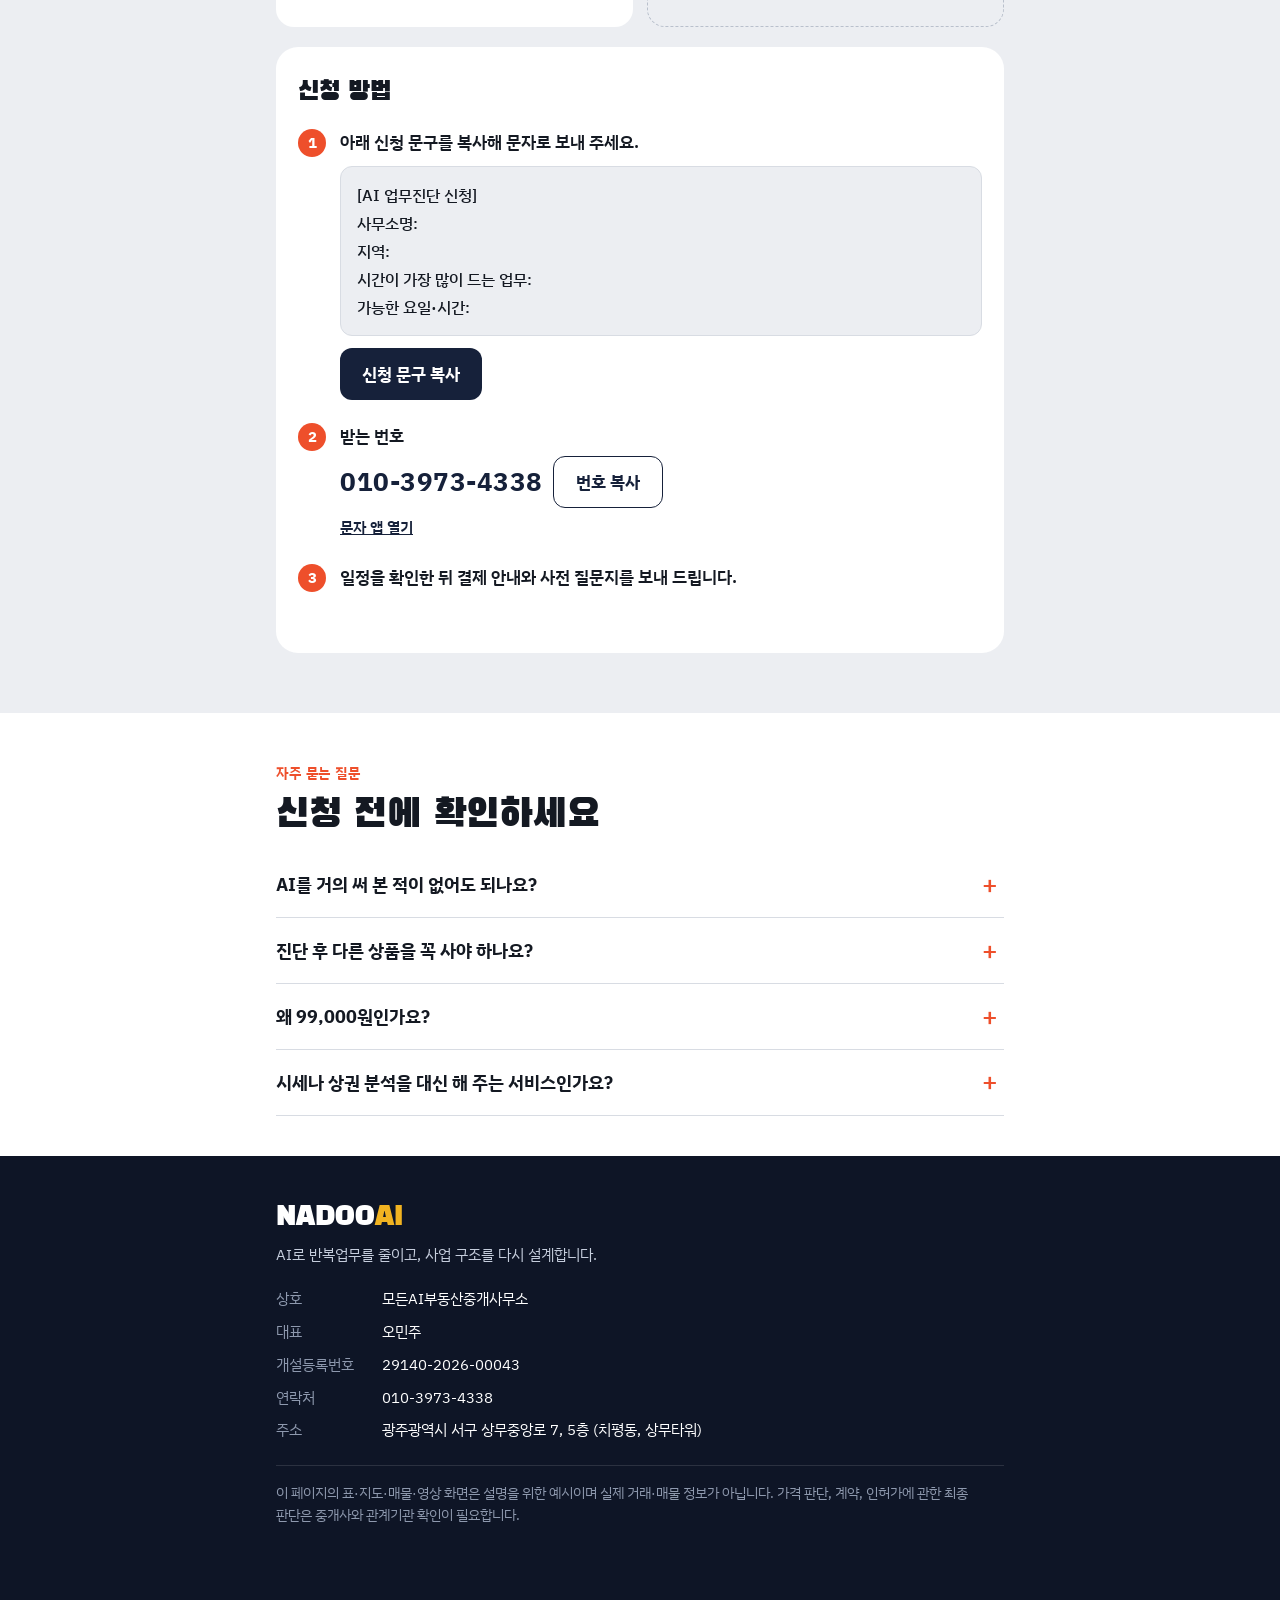
<file: sites/nadooai-ai-diagnosis/index.html>
<!doctype html>
<html lang="ko">
<head>
<meta charset="utf-8">
<meta name="viewport" content="width=device-width, initial-scale=1, viewport-fit=cover">
<meta name="description" content="공인중개사를 위한 NADOOAI 90분 AI 업무진단 + 7일 실행안. 반복업무를 정리하고 가장 먼저 줄일 업무 1개를 고릅니다. 파일럿 99,000원.">
<style>:root{padding-top:env(safe-area-inset-top,0px);padding-bottom:env(safe-area-inset-bottom,0px)}img{max-width:100%}[hidden]{display:none!important}</style>
<title>NADOOAI 중개 업무진단</title>
<meta name="claude:viewport-fit-sides" content="cover">
<link rel="preconnect" href="https://fonts.googleapis.com">
<link rel="preconnect" href="https://fonts.gstatic.com" crossorigin>
<link rel="stylesheet" href="https://fonts.googleapis.com/css2?family=Black+Han+Sans&family=IBM+Plex+Mono:wght@500;600&family=IBM+Plex+Sans+KR:wght@400;500;600;700&display=swap">
<style>
/* Layout: one 760px mobile-first column. Navy hero band, question cards hung from navy index tabs on a cool grey ground, a two-button bar fixed to the bottom. Deliberately single-theme brand page. */
:root{
  --navy:#16213A; --navy-2:#23314F; --navy-deep:#0E1526;
  --gold:#F1B321; --gold-soft:#FFF4D6;
  --flame:#EE4F2B;
  --ground:#ECEEF2; --card:#FFFFFF; --mist:#E3E7EE; --line:#D8DCE3;
  --ink:#141922; --ink-2:#4B5465; --ink-3:#737C8D;
  --on-navy:#FFFFFF; --on-navy-2:#C5CDDC; --on-navy-3:#8E99AE;
  --ok:#1E7A45; --img:#2FA463; --pdf:#DD4436;
  --map:#F4F3EE; --map-block:#E4E1D8; --map-park:#D9E7CF; --map-road:#FFFFFF; --map-edge:#D3CFC4;
  --f-display:"Black Han Sans","Noto Sans KR","Apple SD Gothic Neo",sans-serif;
  --f-body:"IBM Plex Sans KR","Noto Sans KR","Apple SD Gothic Neo","Malgun Gothic",sans-serif;
  --f-data:"IBM Plex Mono",ui-monospace,"SFMono-Regular",Menlo,monospace;
  color-scheme:light;
}
@media (prefers-reduced-motion:no-preference){ html{scroll-behavior:smooth} }
body{margin:0;background:var(--ground);color:var(--ink);font-family:var(--f-body);font-size:17px;line-height:1.65;word-break:keep-all;overflow-wrap:break-word;-webkit-text-size-adjust:100%}
body::before{content:"";position:fixed;inset:0 0 auto;height:env(safe-area-inset-top,0px);z-index:30;background:var(--navy)}
a{color:inherit}
:focus-visible{outline:3px solid var(--gold);outline-offset:2px;border-radius:6px}
.in{max-width:760px;margin-inline:auto;padding-left:max(16px,env(safe-area-inset-left,0px));padding-right:max(16px,env(safe-area-inset-right,0px));box-sizing:border-box}
section{scroll-margin-top:64px}
h1,h2,h3{text-wrap:balance}
.kicker{margin:0;font-size:14px;font-weight:700;letter-spacing:.06em;color:var(--flame)}
h2{font-family:var(--f-display);font-weight:400;font-size:clamp(28px,7vw,40px);line-height:1.25;margin:6px 0 12px;color:var(--ink)}
.sec-lead{margin:0;color:var(--ink-2);font-size:18px;max-width:36em}
.btn{display:inline-flex;align-items:center;justify-content:center;gap:8px;min-height:52px;padding:0 22px;border-radius:12px;font:700 17px/1.2 var(--f-body);text-decoration:none;cursor:pointer;border:0;box-sizing:border-box}
.btn-flame{background:var(--flame);color:var(--on-navy)}
.btn-ghost{background:transparent;color:var(--on-navy);border:1.5px solid rgba(255,255,255,.4)}
.btn-navy{background:var(--navy);color:var(--on-navy)}
.btn-line{background:var(--card);color:var(--navy);border:1.5px solid var(--navy)}
.ex{position:absolute;top:10px;right:12px;font-size:12px;font-weight:600;letter-spacing:.04em;color:var(--ink-3);background:var(--card);padding:2px 9px;border-radius:999px;border:1px solid var(--line);z-index:3}

/* header */
.top{position:sticky;top:env(safe-area-inset-top,0px);z-index:20;background:var(--navy);border-bottom:1px solid rgba(255,255,255,.08)}
.top-in{display:flex;align-items:center;justify-content:space-between;gap:12px;padding-block:12px}
.mark{font-family:var(--f-display);font-size:22px;letter-spacing:.03em;color:var(--on-navy);text-decoration:none}
.mark b{font-weight:400;color:var(--gold)}
.top-tag{font-size:13.5px;color:var(--on-navy-2)}

/* hero */
.hero{background:var(--navy);color:var(--on-navy);padding-block:36px 44px}
.eyebrow{display:inline-block;margin:0 0 14px;font-size:14px;font-weight:700;letter-spacing:.04em;color:var(--navy);background:var(--gold);padding:4px 12px;border-radius:999px}
.hero h1{font-family:var(--f-display);font-weight:400;font-size:clamp(30px,8.2vw,58px);line-height:1.18;margin:0 0 16px;letter-spacing:-.005em}
.hero h1 em{font-style:normal;color:var(--gold)}
.lead{margin:0;font-size:18px;color:var(--on-navy-2);max-width:32em}
.lead b{color:var(--on-navy);font-weight:600}
.price-row{display:flex;align-items:baseline;flex-wrap:wrap;gap:10px;margin:22px 0 18px}
.price-label{font-size:14px;font-weight:600;color:var(--on-navy-2)}
.price{font-family:var(--f-display);font-weight:400;font-size:40px;line-height:1;color:var(--on-navy);font-variant-numeric:tabular-nums}
.price small{font-family:var(--f-body);font-size:18px;font-weight:700;margin-left:2px}
.price-note{font-size:14px;color:var(--on-navy-3)}
.hero-cta{display:flex;flex-wrap:wrap;gap:10px}
.hero-cta .btn{flex:1 1 200px}

.sheet{position:relative;margin:30px 0 0;background:var(--card);color:var(--ink);border-radius:16px;padding:18px 16px 16px;box-shadow:0 24px 50px -24px rgba(0,0,0,.55)}
.sheet-head{display:flex;align-items:center;gap:10px;padding-right:70px}
.sheet-title{font-family:var(--f-display);font-size:21px;color:var(--navy)}
.sheet-meta{margin:2px 0 12px;font-size:14px;color:var(--ink-3)}
.tbl-scroll{overflow-x:auto}
.diag{width:100%;border-collapse:collapse;font-size:14.5px;line-height:1.4}
.diag th{text-align:left;font-weight:600;font-size:13px;color:var(--ink-3);border-bottom:2px solid var(--navy);padding:6px 6px}
.diag td{padding:10px 6px;border-bottom:1px solid var(--line);vertical-align:top}
.diag td:first-child{font-weight:600}
.diag td:nth-child(2),.diag th:nth-child(2){text-align:right;font-family:var(--f-data);font-variant-numeric:tabular-nums;white-space:nowrap}
.diag tr.pick td{background:var(--gold-soft)}
.diag tr.pick td:first-child{box-shadow:inset 3px 0 0 var(--flame)}
.sheet-foot{display:flex;flex-wrap:wrap;align-items:center;gap:6px 10px;margin-top:14px;font-size:15.5px}
.pin{font-size:13px;font-weight:700;color:var(--on-navy);background:var(--navy);padding:3px 10px;border-radius:6px}
.sheet-foot strong{color:var(--ink)}
.plan{font-weight:700;color:var(--flame)}

/* six question cards */
.works{padding-block:52px 24px}
.cards{display:grid;gap:30px;margin-top:28px}
.q-card{background:var(--card);border-radius:22px;overflow:hidden;text-align:center;box-shadow:0 1px 0 var(--line),0 18px 40px -30px rgba(22,33,58,.45)}
.tab{display:inline-flex;align-items:baseline;gap:8px;background:var(--navy);color:var(--on-navy);font-family:var(--f-display);font-size:clamp(22px,5.6vw,30px);line-height:1.1;padding:12px 24px 14px;border-radius:0 0 16px 16px}
.tab .num{color:var(--gold);font-variant-numeric:tabular-nums}
.tab .sep{color:var(--on-navy-2);font-size:.7em}
.q-card h3{font-family:var(--f-display);font-weight:400;font-size:clamp(24px,6.4vw,34px);line-height:1.3;margin:24px 18px 10px;color:var(--ink)}
.q-sub{margin:0 18px;color:var(--ink-2);font-size:clamp(16px,4.3vw,19px);line-height:1.55}
.q-sub b{color:var(--flame);font-weight:700}
.viz{position:relative;margin-top:24px;background:var(--mist);padding:40px 16px 22px;text-align:left}
.split{display:grid;grid-template-columns:1fr 1fr;margin:0;text-align:left;border-top:1px solid var(--line)}
.split>div{padding:16px 16px 18px;min-width:0}
.split>div+div{border-left:1px solid var(--line)}
.split dt{font-size:13px;font-weight:700;letter-spacing:.03em;display:flex;align-items:center;gap:6px}
.split dt::before{content:"";width:8px;height:8px;border-radius:50%;flex:none}
.split .ai dt{color:#8A6200}
.split .ai dt::before{background:var(--gold)}
.split .me dt{color:var(--navy)}
.split .me dt::before{background:var(--navy)}
.split dd{margin:4px 0 0;font-size:15.5px;line-height:1.5;color:var(--ink)}

/* 01 call */
.call-bar{display:flex;align-items:center;gap:12px;background:var(--navy);color:var(--on-navy);border-radius:14px;padding:12px 14px}
.call-ic{flex:none;width:38px;height:38px;border-radius:50%;background:var(--flame);display:grid;place-items:center}
.call-ic svg{width:18px;height:18px;fill:var(--on-navy)}
.call-bar strong{display:block;font-size:15px}
.call-bar span{display:block;font-size:13.5px;color:var(--on-navy-2)}
.call-grid{display:grid;grid-template-columns:1fr;gap:10px;margin-top:10px}
.mini{background:var(--card);border:1px solid var(--line);border-radius:12px;padding:12px 14px;font-size:15px;line-height:1.5}
.mini p{margin:0}
.mini .mini-h{font-size:13px;font-weight:700;color:var(--navy);margin-bottom:4px}
.checks{list-style:none;margin:0;padding:0}
.checks li{display:flex;align-items:center;gap:8px}
.checks li::before{content:"";width:13px;height:13px;border:2px solid var(--navy);border-radius:3px;flex:none}

/* 02 price */
.paper{background:var(--card);border-radius:12px;padding:16px;box-shadow:0 10px 24px -18px rgba(22,33,58,.5)}
.paper-h{margin:0 0 10px;font-weight:700;font-size:15px}
.trades{width:100%;border-collapse:collapse;font-size:14.5px}
.trades th{text-align:left;font-weight:600;font-size:13px;color:var(--ink-3);border-bottom:2px solid var(--navy);padding:6px 4px}
.trades td{padding:7px 4px;border-bottom:1px solid var(--line);font-variant-numeric:tabular-nums}
.trades td:first-child{font-family:var(--f-data);font-size:13.5px}
.trades th:last-child,.trades td:last-child{text-align:right}
.trades td:last-child{font-weight:600}
.range{margin:40px 6px 6px}
.range-track{position:relative;height:10px;border-radius:999px;background:linear-gradient(90deg,#C9D2E3,var(--navy))}
.range-mark{position:absolute;top:-7px;left:80%;width:4px;height:24px;background:var(--flame);border-radius:2px;transform:translateX(-50%)}
.range-mark em{position:absolute;bottom:28px;left:50%;transform:translateX(-72%);white-space:nowrap;font-style:normal;font-size:13px;font-weight:700;color:var(--flame)}
.range-ends{display:flex;justify-content:space-between;margin-top:8px;font-size:13px;color:var(--ink-3);font-variant-numeric:tabular-nums}
.paper-sum{margin:14px 0 0;font-size:15px;line-height:1.55;background:var(--gold-soft);padding:10px 12px;border-radius:8px}
.paper-sum b{color:var(--navy);margin-right:6px}

/* 03 map */
.map{display:block;width:100%;height:auto;border-radius:12px;background:var(--map)}
.map text{font-family:var(--f-body);font-weight:700;font-size:11px;paint-order:stroke;stroke:var(--map-road);stroke-width:3px}
.legend{list-style:none;margin:12px 0 0;padding:0;display:flex;flex-wrap:wrap;gap:6px 16px;font-size:14px;color:var(--ink-2)}
.legend li{display:flex;align-items:center;gap:7px}
.legend i{display:inline-block;flex:none}
.lg-pin{width:12px;height:12px;border-radius:50%;background:var(--navy);box-shadow:0 0 0 2px var(--gold)}
.lg-cafe{width:10px;height:10px;border-radius:50%;background:var(--flame)}
.lg-bus{width:9px;height:9px;border-radius:2px;background:var(--navy)}

/* 04 listings */
.say{max-width:270px;margin:0 auto 14px;background:var(--card);border-radius:16px 16px 16px 4px;padding:10px 14px;font-weight:600;font-size:15.5px;text-align:center;box-shadow:0 8px 18px -14px rgba(22,33,58,.6)}
.phone{max-width:290px;margin:0 auto;background:var(--card);border:9px solid var(--navy);border-radius:30px;padding:14px 12px 10px;box-sizing:border-box}
.phone-top{display:flex;justify-content:space-between;align-items:baseline;font-weight:700;font-size:15px}
.phone-top .cnt{color:var(--flame);font-size:13px}
.chips{display:flex;flex-wrap:wrap;gap:6px;margin:10px 0 6px}
.chips span{font-size:13px;font-weight:600;color:var(--navy);border:1px solid var(--navy);border-radius:999px;padding:3px 10px}
.listings{list-style:none;margin:0;padding:0}
.listings li{display:grid;grid-template-columns:60px minmax(0,1fr);gap:10px;align-items:center;padding:10px 0;border-top:1px solid var(--line)}
.listings b{display:block;font-size:14.5px}
.listings span{display:block;font-size:14.5px;font-variant-numeric:tabular-nums}
.listings small{display:block;font-size:12.5px;color:var(--ink-3)}
.thumb{width:60px;height:54px;border-radius:8px}
.t1{background:linear-gradient(#C8D3E3 0 34%,#2D3D60 34% 40%,transparent 40%),repeating-linear-gradient(90deg,#5D7397 0 12px,#E7ECF3 12px 14px)}
.t2{background:repeating-linear-gradient(0deg,#CBD3DF 0 8px,#7D8EA8 8px 10px)}
.t3{background:linear-gradient(#E9D3A6 0 30%,#A97C3F 30% 36%,transparent 36%),repeating-linear-gradient(90deg,#C99A5B 0 16px,#F3E6CC 16px 18px)}

/* 05 files */
.files{display:grid;grid-template-columns:1fr;gap:8px;align-items:center}
.fbox{border-radius:12px;padding:14px;min-width:0}
.fbox.before{background:var(--navy);color:var(--on-navy)}
.fbox.after{background:var(--gold);color:var(--ink)}
.fbox-h{margin:0 0 8px;font-weight:700;font-size:14.5px}
.fbox ul{list-style:none;margin:0;padding:0}
.fbox li{display:flex;align-items:center;gap:8px;padding:4px 0;font-size:14px;overflow-wrap:anywhere;word-break:break-all}
.fbox li::before{content:"";width:11px;height:13px;border-radius:2px;flex:none}
.fbox li.img::before{background:var(--img)}
.fbox li.pdf::before{background:var(--pdf)}
.fbox li.dir{font-weight:700}
.fbox li.dir::before{width:14px;height:11px;background:var(--navy)}
.fbox li.sub{padding-left:22px}
.before li{color:var(--on-navy-2)}
.files .arrow{justify-self:center;font-size:26px;line-height:1;font-weight:700;color:var(--flame);transform:rotate(90deg)}

/* 06 shorts */
.reels{display:flex;justify-content:center;gap:12px}
.reel{position:relative;flex:0 1 200px;min-width:0;aspect-ratio:9/16;max-width:100%;border-radius:18px;overflow:hidden;border:5px solid var(--navy-deep);background:linear-gradient(180deg,#7FB2E5 0%,#CFE3F5 55%,#E9EEF3 100%)}
.reel::after{content:"";position:absolute;inset:auto 0 0 0;height:58%;background:linear-gradient(transparent,rgba(14,21,38,.88));z-index:1}
.bldg{position:absolute;left:12%;right:12%;bottom:30%;height:42%;border-radius:4px 4px 0 0;background:linear-gradient(transparent 0 70%,#2D3D60 70% 74%,transparent 74%),repeating-linear-gradient(0deg,transparent 0 13px,rgba(20,30,50,.28) 13px 15px),repeating-linear-gradient(90deg,#D9DEE6 0 16px,#8496B0 16px 20px)}
.r2 .bldg{left:28%;right:28%;height:62%;background:repeating-linear-gradient(0deg,transparent 0 10px,rgba(20,30,50,.3) 10px 12px),repeating-linear-gradient(90deg,#E4E8EE 0 12px,#9AAAC2 12px 15px)}
.reel-tag{position:absolute;top:10px;left:10px;z-index:2;font-size:12px;font-weight:700;color:var(--on-navy);background:var(--flame);padding:3px 8px;border-radius:6px}
.reel-copy{position:absolute;left:0;right:0;bottom:0;z-index:2;display:flex;flex-direction:column;align-items:flex-start;gap:6px;padding:0 8px 10px 10px}
.reel-big{margin:0;font-family:var(--f-display);font-size:clamp(17px,4.6vw,24px);line-height:1.15;color:var(--on-navy);text-shadow:0 2px 0 var(--navy-deep)}
.reel-big em{font-style:normal;color:var(--gold)}
.reel-info{margin:0;font-size:11.5px;font-weight:700;background:rgba(255,255,255,.94);color:var(--ink);padding:1px 6px;border-radius:4px}
.reel-office{margin:0;font-size:10px;line-height:1.3;color:var(--on-navy-2)}

.one-pick{margin:30px 0 0;background:var(--navy);color:var(--on-navy);border-radius:22px;padding:26px 22px;display:grid;gap:14px}
.one-pick p{margin:0;font-family:var(--f-display);font-size:clamp(22px,5.6vw,30px);line-height:1.3;text-wrap:balance}
.one-pick p em{font-style:normal;color:var(--gold)}
.one-pick span{color:var(--on-navy-2);font-size:16px}

/* flow */
.flow{background:var(--card);padding-block:52px 40px;margin-top:40px}
.steps{list-style:none;margin:26px 0 0;padding:0;counter-reset:step}
.steps li{position:relative;padding:0 0 26px 58px;counter-increment:step}
.steps li::before{content:counter(step);position:absolute;left:0;top:0;width:40px;height:40px;border-radius:50%;background:var(--navy);color:var(--gold);font-family:var(--f-display);font-size:20px;display:grid;place-items:center}
.steps li::after{content:"";position:absolute;left:19px;top:46px;bottom:6px;width:2px;background:var(--line)}
.steps li:last-child{padding-bottom:0}
.steps li:last-child::after{display:none}
.when{display:block;font-size:13px;font-weight:700;letter-spacing:.03em;color:var(--flame)}
.steps strong{display:block;font-size:19px;line-height:1.4;margin:2px 0 4px}
.steps p{margin:0;color:var(--ink-2)}

/* who */
.who{padding-block:52px 20px}
.who-in{display:grid;gap:22px;align-items:start}
.who-photo{margin:0;border-radius:20px;overflow:hidden;background:var(--navy-deep);max-width:340px}
.who-photo img{display:block;width:100%;height:auto;aspect-ratio:3/4;object-fit:cover}
.who-text{min-width:0}
.who h2{display:flex;align-items:baseline;flex-wrap:wrap;gap:4px 12px}
.who h2 span{font-family:var(--f-body);font-size:17px;font-weight:600;color:var(--ink-2)}
.who-text p{margin:0 0 12px;color:var(--ink-2)}
.who-line{font-family:var(--f-display);font-size:22px;color:var(--navy)!important;margin-top:18px!important}
@media (min-width:640px){.who-in{grid-template-columns:260px minmax(0,1fr)}}

/* offer + apply */
.offer{padding-block:40px 20px}
.offer-card{background:var(--card);border-radius:22px;overflow:hidden;box-shadow:0 1px 0 var(--line),0 18px 40px -30px rgba(22,33,58,.45)}
.offer-head{background:var(--navy);color:var(--on-navy);padding:24px 22px}
.offer-head .kicker{color:var(--gold)}
.offer-name{margin:6px 0 12px;font-size:20px;font-weight:700;line-height:1.4}
.offer-price{display:flex;align-items:center;flex-wrap:wrap;gap:10px}
.offer-price strong{font-family:var(--f-display);font-weight:400;font-size:clamp(40px,10vw,54px);line-height:1;color:var(--gold);font-variant-numeric:tabular-nums}
.tag-pilot{font-size:14px;font-weight:700;background:var(--flame);color:var(--on-navy);padding:4px 10px;border-radius:999px}
.incl{list-style:none;margin:0;padding:12px 22px 6px}
.incl li{position:relative;padding:11px 0 11px 32px;border-bottom:1px solid var(--line);font-weight:500}
.incl li:last-child{border-bottom:0}
.incl li::before{content:"";position:absolute;left:4px;top:19px;width:14px;height:7px;border-left:3px solid var(--flame);border-bottom:3px solid var(--flame);transform:rotate(-45deg)}
.pilot-note{margin:0 22px 22px;background:var(--gold-soft);padding:12px 14px;border-radius:10px;font-size:15.5px;line-height:1.55}
.fit{display:grid;gap:14px;margin-top:20px}
.fit>div{border-radius:18px;padding:20px 20px 16px;min-width:0}
.fit-yes{background:var(--card)}
.fit-no{border:1.5px dashed #B9C0CC}
.fit h3{margin:0 0 8px;font-size:18px}
.fit ul{margin:0;padding-left:20px;color:var(--ink-2)}
.fit li{margin-bottom:6px}
@media (min-width:640px){.fit{grid-template-columns:1fr 1fr}}
.apply{background:var(--card);border-radius:22px;padding:24px 22px;margin-top:20px}
.apply h3{font-family:var(--f-display);font-weight:400;font-size:26px;margin:0 0 14px}
.apply-steps{list-style:none;margin:0;padding:0;counter-reset:ap}
.apply-steps>li{position:relative;padding:0 0 22px 42px;counter-increment:ap}
.apply-steps>li:last-child{padding-bottom:0}
.apply-steps>li::before{content:counter(ap);position:absolute;left:0;top:1px;width:28px;height:28px;border-radius:50%;background:var(--flame);color:var(--on-navy);font-weight:700;font-size:15px;display:grid;place-items:center}
.apply-steps p{margin:0;font-weight:600}
.sms{white-space:pre-wrap;background:var(--ground);border:1px solid var(--line);border-radius:12px;padding:14px 16px;font:500 16px/1.75 var(--f-body);margin:10px 0 12px;color:var(--ink)}
.phone-row{display:flex;flex-wrap:wrap;align-items:center;gap:10px;margin-top:6px}
.num-big{font-size:26px;font-weight:700;letter-spacing:.02em;font-variant-numeric:tabular-nums;user-select:all;color:var(--navy)}
.sms-link{display:inline-block;margin-top:8px;color:var(--navy);font-size:15px;font-weight:600}
.copy-status{min-height:1.6em;margin:14px 0 0;color:var(--ok);font-weight:600;font-size:15px}

/* faq */
.faq{background:var(--card);padding-block:48px 40px;margin-top:40px}
.faq details{border-bottom:1px solid var(--line)}
.faq summary{position:relative;padding:18px 40px 18px 0;font-weight:700;font-size:17.5px;cursor:pointer;list-style:none}
.faq summary::-webkit-details-marker{display:none}
.faq summary::after{content:"+";position:absolute;right:6px;top:50%;transform:translateY(-50%);font-size:26px;font-weight:500;color:var(--flame)}
.faq details[open] summary::after{content:"−"}
.faq details p{margin:0 0 18px;color:var(--ink-2)}

/* footer */
.foot{background:var(--navy-deep);color:var(--on-navy-2);padding-block:40px calc(120px + env(safe-area-inset-bottom,0px))}
.foot-brand{margin:0;font-family:var(--f-display);font-size:26px;color:var(--on-navy)}
.foot-brand b{font-weight:400;color:var(--gold)}
.foot-tag{margin:4px 0 20px;font-size:15px}
.biz{margin:0;display:grid;gap:8px;font-size:15px}
.biz>div{display:grid;grid-template-columns:96px minmax(0,1fr);gap:10px}
.biz dt{color:var(--on-navy-3)}
.biz dd{margin:0;color:var(--on-navy)}
.foot-note{margin:22px 0 0;padding-top:16px;border-top:1px solid rgba(255,255,255,.12);font-size:13.5px;line-height:1.6;color:var(--on-navy-3)}

/* bottom bar */
.bar{position:fixed;left:0;right:0;bottom:0;z-index:25;background:var(--card);border-top:1px solid var(--line);box-shadow:0 -10px 24px -16px rgba(14,21,38,.45)}
.bar-in{max-width:760px;margin-inline:auto;box-sizing:border-box;display:grid;grid-template-columns:minmax(0,1fr) minmax(0,1.9fr);gap:10px;padding:10px max(16px,env(safe-area-inset-right,0px)) calc(10px + env(safe-area-inset-bottom,0px)) max(16px,env(safe-area-inset-left,0px))}
.bar a{min-height:56px;border-radius:12px;text-decoration:none;display:flex;flex-direction:column;align-items:center;justify-content:center;text-align:center;line-height:1.25}
.bar-call{border:1.5px solid var(--navy);color:var(--navy)}
.bar-call span{font-weight:700;font-size:16px}
.bar-call small{font-size:12px;font-variant-numeric:tabular-nums;color:var(--ink-2)}
.bar-apply{background:var(--flame);color:var(--on-navy);font-weight:700;font-size:17px}
.bar-apply small{font-size:13px;font-weight:600;opacity:.9}

@media (min-width:560px){
  .call-grid{grid-template-columns:repeat(3,minmax(0,1fr))}
  .files{grid-template-columns:minmax(0,1fr) auto minmax(0,1fr)}
  .files .arrow{transform:none}
  .viz{padding-inline:24px}
}
@media (hover:hover){
  .btn,.bar a{transition:filter .15s ease}
  .btn:hover,.bar a:hover{filter:brightness(1.08)}
}
</style>
</head>
<body>

<header class="top">
  <div class="in top-in">
    <a class="mark" href="#top">NADOO<b>AI</b></a>
    <span class="top-tag">공인중개사 AI 업무진단</span>
  </div>
</header>

<main>
<section class="hero" id="top">
  <div class="in">
    <p class="eyebrow">파일럿 5명 모집 · 공인중개사 대상</p>
    <h1>AI 배우는 게 아니라<br><em>중개 업무 재설계</em></h1>
    <p class="lead">90분 업무진단으로 사무소의 반복업무를 꺼내 정리하고, <b>가장 먼저 줄일 업무 1개와 7일 실행안</b>을 드립니다.</p>
    <div class="price-row">
      <span class="price-label">파일럿 가격</span>
      <strong class="price">99,000<small>원</small></strong>
      <span class="price-note">90분 진단 + 7일 실행안</span>
    </div>
    <div class="hero-cta">
      <a class="btn btn-flame" href="#apply">업무진단 신청하기</a>
      <a class="btn btn-ghost" href="#works">어떤 업무를 보나요?</a>
    </div>

    <figure class="sheet" aria-label="AI 업무진단표 예시">
      <span class="ex">예시 화면</span>
      <div class="sheet-head"><span class="sheet-title">AI 업무진단표</span></div>
      <p class="sheet-meta">○○공인중개사사무소 · 1인 사무소 · 상가·주택</p>
      <div class="tbl-scroll">
        <table class="diag">
          <thead><tr><th>반복업무</th><th>주당</th><th>AI 초안</th><th>사람 확인</th></tr></thead>
          <tbody>
            <tr class="pick"><td>통화 후 메모·문자</td><td>25회</td><td>요약·문자 초안</td><td>약속·조건</td></tr>
            <tr><td>시세 문의 응대</td><td>12회</td><td>실거래 표</td><td>가격 의견</td></tr>
            <tr><td>사진·서류 정리</td><td>8건</td><td>이름·폴더</td><td>실제 상태</td></tr>
            <tr><td>홍보 글·영상</td><td>3건</td><td>자막·문구</td><td>광고 표시</td></tr>
          </tbody>
        </table>
      </div>
      <figcaption class="sheet-foot"><span class="pin">먼저 줄일 업무</span><strong>통화 후 메모·문자</strong><span class="plan">→ 7일 실행안</span></figcaption>
    </figure>
  </div>
</section>

<section class="works" id="works">
  <div class="in">
    <p class="kicker">진단에서 꺼내 보는 업무</p>
    <h2>문의 전화부터 홍보까지,<br>매일 반복되는 6가지</h2>
    <p class="sec-lead">중개 업무 흐름 순서대로 살펴봅니다. 90분 진단에서는 이 가운데 우리 사무소에 시간이 가장 많이 드는 업무 1개를 골라 7일 안에 줄여 봅니다.</p>

    <div class="cards">

      <article class="q-card">
        <div class="tab"><span class="num">01</span><span class="sep">·</span>통화 정리</div>
        <h3>“전화 끊고 나면<br>적을 게 산더미죠?”</h3>
        <p class="q-sub">통화 내용을 일정·문자·확인사항으로 <b>바로 나눠 정리</b></p>
        <div class="viz">
          <span class="ex">예시</span>
          <div class="call-bar">
            <span class="call-ic" aria-hidden="true"><svg viewBox="0 0 24 24"><path d="M6.6 10.8a15.1 15.1 0 0 0 6.6 6.6l2.2-2.2a1 1 0 0 1 1-.25 11.4 11.4 0 0 0 3.6.57 1 1 0 0 1 1 1V20a1 1 0 0 1-1 1A17 17 0 0 1 3 4a1 1 0 0 1 1-1h3.5a1 1 0 0 1 1 1c0 1.25.2 2.45.57 3.57a1 1 0 0 1-.25 1z"/></svg></span>
            <div><strong>통화 종료 · 12분 36초</strong><span>고객 김○○ · 상가 임대 문의</span></div>
          </div>
          <div class="call-grid">
            <div class="mini"><p class="mini-h">일정</p><p>수요일 오후 3시<br>○○상가 현장 안내</p></div>
            <div class="mini"><p class="mini-h">문자 초안</p><p>“문의하신 조건에 맞는 상가 3곳 정리해 보내드립니다.”</p></div>
            <div class="mini"><p class="mini-h">확인사항</p><ul class="checks"><li>주차 가능 여부</li><li>권리금 포함 여부</li></ul></div>
          </div>
        </div>
        <dl class="split">
          <div class="ai"><dt>AI 초안</dt><dd>통화 요약, 일정·문자 초안</dd></div>
          <div class="me"><dt>중개사 확인</dt><dd>고객 조건과 약속 시간 확인 후 발송</dd></div>
        </dl>
      </article>

      <article class="q-card">
        <div class="tab"><span class="num">02</span><span class="sep">·</span>시세 정리</div>
        <h3>“제시가 8억 5천,<br>바로 설명할 수 있나요?”</h3>
        <p class="q-sub">공개 실거래 자료를 <b>한 장 표로 정리</b>하는 흐름</p>
        <div class="viz">
          <span class="ex">예시</span>
          <div class="paper">
            <p class="paper-h">○○아파트 전용 84.95㎡ · 최근 실거래 5건</p>
            <table class="trades">
              <thead><tr><th>계약일</th><th>층</th><th>거래금액</th></tr></thead>
              <tbody>
                <tr><td>2026.10.12</td><td>12층</td><td>8억 4,500</td></tr>
                <tr><td>2026.09.03</td><td>7층</td><td>8억 2,000</td></tr>
                <tr><td>2026.08.21</td><td>15층</td><td>8억 6,000</td></tr>
                <tr><td>2026.07.09</td><td>3층</td><td>8억 1,000</td></tr>
                <tr><td>2026.06.30</td><td>10층</td><td>8억 3,500</td></tr>
              </tbody>
            </table>
            <div class="range" role="img" aria-label="최근 5건 범위 8억 1,000에서 8억 6,000 사이, 제시가 8억 5,000은 상단">
              <div class="range-track"><span class="range-mark"><em>제시가 8억 5,000</em></span></div>
              <div class="range-ends"><span>8억 1,000</span><span>8억 6,000</span></div>
            </div>
            <p class="paper-sum"><b>한 줄 요약</b>제시가는 최근 5건 범위의 상단입니다. 층·향·수리 상태와 함께 설명하세요.</p>
          </div>
        </div>
        <dl class="split">
          <div class="ai"><dt>AI 초안</dt><dd>공개 실거래 자료 표·요약</dd></div>
          <div class="me"><dt>중개사 확인</dt><dd>층·향·수리 상태 반영, 가격 의견은 직접</dd></div>
        </dl>
      </article>

      <article class="q-card">
        <div class="tab"><span class="num">03</span><span class="sep">·</span>상권 확인</div>
        <h3>“이 자리에서<br>카페 해도 될까요?”</h3>
        <p class="q-sub">반경 안 같은 업종과 주변 시설을 <b>지도 한 장으로 확인</b></p>
        <div class="viz">
          <span class="ex">예시</span>
          <svg class="map" viewBox="0 0 320 220" role="img" aria-label="예시 상권 지도: 검토 점포 반경 300미터 안 카페 5곳, 500미터 안 12곳, 버스정류장 2곳">
            <rect width="320" height="220" fill="#F4F3EE"/>
            <rect x="16" y="132" width="30" height="34" rx="3" fill="#E4E1D8"/>
            <rect x="100" y="140" width="38" height="40" rx="3" fill="#E4E1D8"/>
            <rect x="166" y="78" width="40" height="30" rx="3" fill="#E4E1D8"/>
            <rect x="262" y="84" width="40" height="26" rx="3" fill="#E4E1D8"/>
            <rect x="96" y="58" width="36" height="34" rx="3" fill="#E4E1D8"/>
            <rect x="250" y="150" width="58" height="56" rx="6" fill="#D9E7CF"/>
            <g fill="none" stroke-linecap="butt">
              <path d="M0 40 L320 70" stroke="#D3CFC4" stroke-width="8"/>
              <path d="M60 0 L90 220" stroke="#D3CFC4" stroke-width="8"/>
              <path d="M240 0 L215 220" stroke="#D3CFC4" stroke-width="8"/>
              <path d="M0 40 L320 70" stroke="#FFFFFF" stroke-width="5"/>
              <path d="M60 0 L90 220" stroke="#FFFFFF" stroke-width="5"/>
              <path d="M240 0 L215 220" stroke="#FFFFFF" stroke-width="5"/>
              <path d="M150 0 V220" stroke="#D3CFC4" stroke-width="13"/>
              <path d="M0 118 H320" stroke="#D3CFC4" stroke-width="17"/>
              <path d="M150 0 V220" stroke="#FFFFFF" stroke-width="10"/>
              <path d="M0 118 H320" stroke="#FFFFFF" stroke-width="14"/>
            </g>
            <circle cx="150" cy="118" r="95" fill="#EE4F2B" fill-opacity=".05" stroke="#EE4F2B" stroke-width="1.5" stroke-dasharray="5 4"/>
            <circle cx="150" cy="118" r="55" fill="#16213A" fill-opacity=".06" stroke="#16213A" stroke-width="1.5" stroke-dasharray="5 4"/>
            <text x="150" y="58" text-anchor="middle" fill="#16213A">300m</text>
            <text x="150" y="18" text-anchor="middle" fill="#EE4F2B">500m</text>
            <g fill="#EE4F2B" fill-opacity=".35">
              <circle cx="296" cy="36" r="4.5"/><circle cx="24" cy="28" r="4.5"/><circle cx="300" cy="196" r="4.5"/>
            </g>
            <g fill="#EE4F2B" stroke="#FFFFFF" stroke-width="1.5">
              <circle cx="120" cy="100" r="5"/><circle cx="175" cy="95" r="5"/><circle cx="185" cy="135" r="5"/><circle cx="130" cy="150" r="5"/><circle cx="160" cy="160" r="5"/>
              <circle cx="80" cy="80" r="5"/><circle cx="225" cy="85" r="5"/><circle cx="230" cy="150" r="5"/><circle cx="95" cy="170" r="5"/><circle cx="200" cy="190" r="5"/><circle cx="70" cy="125" r="5"/><circle cx="150" cy="40" r="5"/>
            </g>
            <g fill="#16213A"><rect x="106" y="122" width="8" height="8" rx="2"/><rect x="201" y="106" width="8" height="8" rx="2"/></g>
            <circle cx="150" cy="118" r="8" fill="#16213A" stroke="#F1B321" stroke-width="3"/>
          </svg>
          <ul class="legend">
            <li><i class="lg-pin"></i>검토 점포</li>
            <li><i class="lg-cafe"></i>카페 300m 안 5곳 · 500m 안 12곳</li>
            <li><i class="lg-bus"></i>버스정류장 2곳</li>
          </ul>
        </div>
        <dl class="split">
          <div class="ai"><dt>AI 초안</dt><dd>반경 안 같은 업종·주변 시설 집계</dd></div>
          <div class="me"><dt>중개사 확인</dt><dd>현장 유동인구, 임대 조건, 인허가는 관계기관 확인</dd></div>
        </dl>
      </article>

      <article class="q-card">
        <div class="tab"><span class="num">04</span><span class="sep">·</span>매물 찾기</div>
        <h3>“조건에 맞는 매물,<br>지금 볼 수 있나요?”</h3>
        <p class="q-sub">사무실 매물장을 <b>현장에서 휴대폰으로 검색</b></p>
        <div class="viz">
          <span class="ex">예시</span>
          <p class="say">“1층, 보증금 5천 이하 상가 있어요?”</p>
          <div class="phone">
            <div class="phone-top"><span>매물 검색</span><span class="cnt">결과 3건</span></div>
            <div class="chips"><span>상가</span><span>1층</span><span>보증금 5천 이하</span></div>
            <ul class="listings">
              <li><span class="thumb t1" aria-hidden="true"></span><div><b>매물 A · 1층 상가</b><span>보증금 3,000 / 월 180</span><small>전용 33㎡ · ○○동</small></div></li>
              <li><span class="thumb t2" aria-hidden="true"></span><div><b>매물 B · 1층 코너</b><span>보증금 4,000 / 월 200</span><small>전용 45㎡ · ○○동</small></div></li>
              <li><span class="thumb t3" aria-hidden="true"></span><div><b>매물 C · 1층 상가</b><span>보증금 5,000 / 월 150</span><small>전용 40㎡ · ○○동</small></div></li>
            </ul>
          </div>
        </div>
        <dl class="split">
          <div class="ai"><dt>AI 초안</dt><dd>조건으로 매물장 검색·목록 정리</dd></div>
          <div class="me"><dt>중개사 확인</dt><dd>현재 거래 가능 여부, 소유자·조건 재확인</dd></div>
        </dl>
      </article>

      <article class="q-card">
        <div class="tab"><span class="num">05</span><span class="sep">·</span>사진·서류</div>
        <h3>“매물 사진과 서류,<br>폴더에 뒤섞여 있죠?”</h3>
        <p class="q-sub">매물별·날짜별로 <b>한 번에 찾게 정리</b></p>
        <div class="viz">
          <span class="ex">예시</span>
          <div class="files">
            <div class="fbox before">
              <p class="fbox-h">정리 전 · 뒤섞인 폴더</p>
              <ul><li class="img">IMG_4821.jpg</li><li class="img">KakaoTalk_20261103_1422.jpg</li><li class="pdf">다운로드 (3).pdf</li><li class="pdf">scan_0412.pdf</li></ul>
            </div>
            <span class="arrow" aria-hidden="true">→</span>
            <div class="fbox after">
              <p class="fbox-h">정리 후 · 매물별</p>
              <ul><li class="dir">매물A_○○동_1층상가</li><li class="img sub">01_외관.jpg</li><li class="img sub">02_내부.jpg</li><li class="pdf sub">건축물대장_261103.pdf</li></ul>
            </div>
          </div>
        </div>
        <dl class="split">
          <div class="ai"><dt>AI 초안</dt><dd>파일 이름·폴더 분류, 밝기 보정</dd></div>
          <div class="me"><dt>중개사 확인</dt><dd>사진이 실제 상태와 다르지 않은지</dd></div>
        </dl>
      </article>

      <article class="q-card">
        <div class="tab"><span class="num">06</span><span class="sep">·</span>홍보 영상</div>
        <h3>“찍어 둔 영상,<br>홍보에 못 쓰고 있나요?”</h3>
        <p class="q-sub">자막·문구 초안은 AI로, <b>광고 표시 항목은 직접 확인</b></p>
        <div class="viz">
          <span class="ex">예시</span>
          <div class="reels">
            <div class="reel r1" aria-label="상가 임대 쇼츠 예시 화면">
              <span class="reel-tag">상가 임대</span>
              <div class="bldg"></div>
              <div class="reel-copy">
                <p class="reel-big">대로변<br><em>1층 코너</em></p>
                <p class="reel-info">전용 25평 · 보증금/월세</p>
                <p class="reel-office">○○공인중개사사무소 · 등록번호</p>
              </div>
            </div>
            <div class="reel r2" aria-label="매물 투어 쇼츠 예시 화면">
              <span class="reel-tag">매물 투어</span>
              <div class="bldg"></div>
              <div class="reel-copy">
                <p class="reel-big">오늘 직접<br><em>보고 왔습니다</em></p>
                <p class="reel-info">소재지 · 면적 · 가격</p>
                <p class="reel-office">○○공인중개사사무소 · 등록번호</p>
              </div>
            </div>
          </div>
        </div>
        <dl class="split">
          <div class="ai"><dt>AI 초안</dt><dd>자막·문구·컷 편집 초안</dd></div>
          <div class="me"><dt>중개사 확인</dt><dd>표시·광고 필수 항목과 과장 표현</dd></div>
        </dl>
      </article>
    </div>

    <div class="one-pick">
      <p>6가지를 한꺼번에 바꾸지 않습니다.<br><em>가장 먼저 줄일 1개</em>만 고릅니다.</p>
      <span>시간이 가장 많이 들고, 7일 안에 바로 바꿀 수 있는 업무부터 시작합니다.</span>
    </div>
  </div>
</section>

<section class="flow" id="flow">
  <div class="in">
    <p class="kicker">진행 순서</p>
    <h2>신청부터 7일 실행안까지</h2>
    <ol class="steps">
      <li><span class="when">진단 전</span><strong>사전 업무질문지</strong><p>하루 업무 흐름과 지금 쓰는 도구를 간단히 적어 주세요.</p></li>
      <li><span class="when">진단 90분</span><strong>반복업무 꺼내기</strong><p>문의, 시세, 매물, 사진, 홍보까지 실제로 반복되는 일을 함께 적습니다.</p></li>
      <li><span class="when">진단 90분</span><strong>맡길 일과 확인할 일 나누기</strong><p>업무마다 AI 초안으로 넘길 부분과 중개사가 최종 확인할 부분을 구분합니다.</p></li>
      <li><span class="when">진단 90분</span><strong>먼저 줄일 업무 1개 고르기</strong><p>시간이 가장 많이 들고 바로 바꿀 수 있는 업무 하나만 정합니다.</p></li>
      <li><span class="when">진단 후</span><strong>7일 실행안 받기</strong><p>7일 동안 따라 할 실행 순서를 정리해 드립니다. 필요할 때만 후속 교육이나 자동화를 따로 제안합니다.</p></li>
    </ol>
  </div>
</section>

<section class="who" id="who">
  <div class="in who-in">
    <figure class="who-photo"><img src="profile.jpg" alt="NADOOAI 대표 오민주" width="720" height="960"></figure>
    <div class="who-text">
      <p class="kicker">진단하는 사람</p>
      <h2>오민주<span>NADOOAI 대표</span></h2>
      <p>공인중개사 자격을 보유하고 있으며, AI를 직접 업무에 적용하고 실험한 경험을 바탕으로 AI 활용 교육과 사업 자동화를 연구·실행하는 NADOOAI 대표입니다.</p>
      <p>광주 상무지구에서 모든AI부동산중개사무소를 운영하며 중개 업무에 AI를 직접 적용하고 있습니다.</p>
      <p class="who-line">AI 배우는 게 아니라 사업 재설계</p>
    </div>
  </div>
</section>

<section class="offer" id="apply">
  <div class="in">
    <div class="offer-card">
      <div class="offer-head">
        <p class="kicker">파일럿 신청</p>
        <p class="offer-name">NADOOAI 90분 AI 업무진단<br>+ 7일 실행안</p>
        <div class="offer-price"><strong>99,000원</strong><span class="tag-pilot">파일럿 5명</span></div>
      </div>
      <ul class="incl">
        <li>사전 업무질문지</li>
        <li>90분 업무진단</li>
        <li>반복업무 정리표</li>
        <li>AI에게 맡길 일 / 사람이 확인할 일 구분</li>
        <li>가장 먼저 줄일 업무 1개 선정</li>
        <li>7일 실행계획</li>
      </ul>
      <p class="pilot-note"><b>파일럿 참여 약속</b> 7일 뒤 실행해 본 결과를 짧게 알려 주세요. 다음 진단을 다듬는 데 씁니다.</p>
    </div>

    <div class="fit">
      <div class="fit-yes">
        <h3>이런 사무소에 맞습니다</h3>
        <ul>
          <li>통화·문자·메모 정리로 하루가 끝나는 1인 사무소</li>
          <li>AI를 배워 봤지만 중개 업무에는 아직 못 쓰고 있는 분</li>
          <li>홍보 글과 영상을 매번 처음부터 만드는 분</li>
        </ul>
      </div>
      <div class="fit-no">
        <h3>이런 경우는 맞지 않습니다</h3>
        <ul>
          <li>AI 기능 강의만 듣고 싶은 경우</li>
          <li>진단 후 7일 동안 실행할 시간을 내기 어려운 경우</li>
        </ul>
      </div>
    </div>

    <div class="apply">
      <h3>신청 방법</h3>
      <ol class="apply-steps">
        <li>
          <p>아래 신청 문구를 복사해 문자로 보내 주세요.</p>
          <pre class="sms" id="sms-text">[AI 업무진단 신청]
사무소명:
지역:
시간이 가장 많이 드는 업무:
가능한 요일·시간:</pre>
          <button type="button" class="btn btn-navy" id="copy-sms">신청 문구 복사</button>
        </li>
        <li>
          <p>받는 번호</p>
          <div class="phone-row"><span class="num-big" id="phone">010-3973-4338</span><button type="button" class="btn btn-line" id="copy-phone">번호 복사</button></div>
          <a class="sms-link" href="sms:01039734338">문자 앱 열기</a>
        </li>
        <li><p>일정을 확인한 뒤 결제 안내와 사전 질문지를 보내 드립니다.</p></li>
      </ol>
      <p class="copy-status" id="copy-status" role="status" aria-live="polite"></p>
    </div>
  </div>
</section>

<section class="faq" id="faq">
  <div class="in">
    <p class="kicker">자주 묻는 질문</p>
    <h2>신청 전에 확인하세요</h2>
    <details>
      <summary>AI를 거의 써 본 적이 없어도 되나요?</summary>
      <p>됩니다. 진단은 기능 설명이 아니라 지금 하고 있는 업무를 꺼내 정리하는 시간입니다. 실행안도 새 프로그램 설치보다 지금 쓰는 휴대폰과 도구로 먼저 시작하도록 짭니다.</p>
    </details>
    <details>
      <summary>진단 후 다른 상품을 꼭 사야 하나요?</summary>
      <p>아닙니다. 7일 실행안만으로 끝내셔도 됩니다. 필요하다고 판단될 때만 후속 교육이나 자동화를 따로 제안합니다.</p>
    </details>
    <details>
      <summary>왜 99,000원인가요?</summary>
      <p>파일럿 가격입니다. 5개 사무소와 먼저 진행하고, 실행 결과와 의견을 반영해 정식 가격을 정합니다.</p>
    </details>
    <details>
      <summary>시세나 상권 분석을 대신 해 주는 서비스인가요?</summary>
      <p>아닙니다. 사무소에서 반복되는 업무를 AI와 사람이 나눠 하도록 구조를 잡는 진단입니다. 가격 판단, 계약, 인허가에 관한 최종 판단은 중개사와 관계기관 확인이 필요합니다.</p>
    </details>
  </div>
</section>
</main>

<footer class="foot">
  <div class="in">
    <p class="foot-brand">NADOO<b>AI</b></p>
    <p class="foot-tag">AI로 반복업무를 줄이고, 사업 구조를 다시 설계합니다.</p>
    <dl class="biz">
      <div><dt>상호</dt><dd>모든AI부동산중개사무소</dd></div>
      <div><dt>대표</dt><dd>오민주</dd></div>
      <div><dt>개설등록번호</dt><dd>29140-2026-00043</dd></div>
      <div><dt>연락처</dt><dd>010-3973-4338</dd></div>
      <div><dt>주소</dt><dd>광주광역시 서구 상무중앙로 7, 5층 (치평동, 상무타워)</dd></div>
    </dl>
    <p class="foot-note">이 페이지의 표·지도·매물·영상 화면은 설명을 위한 예시이며 실제 거래·매물 정보가 아닙니다. 가격 판단, 계약, 인허가에 관한 최종 판단은 중개사와 관계기관 확인이 필요합니다.</p>
  </div>
</footer>

<nav class="bar" aria-label="빠른 신청">
  <div class="bar-in">
    <a class="bar-call" href="tel:01039734338"><span>전화 상담</span><small>010-3973-4338</small></a>
    <a class="bar-apply" href="#apply">업무진단 신청<small>파일럿 99,000원</small></a>
  </div>
</nav>

<script>
(function(){
  var status=document.getElementById('copy-status');
  function say(msg){ if(status){ status.textContent=msg; } }
  function selectNode(el){
    try{ var r=document.createRange(); r.selectNodeContents(el); var s=window.getSelection(); s.removeAllRanges(); s.addRange(r); }catch(e){}
  }
  function copy(el, okMsg){
    var fail=function(){ selectNode(el); say('문구를 선택해 두었습니다. 길게 눌러 복사해 주세요.'); };
    try{
      if(navigator.clipboard && navigator.clipboard.writeText){
        navigator.clipboard.writeText(el.textContent).then(function(){ say(okMsg); }, fail);
      } else { fail(); }
    }catch(e){ fail(); }
  }
  var smsBtn=document.getElementById('copy-sms');
  var phoneBtn=document.getElementById('copy-phone');
  if(smsBtn){ smsBtn.addEventListener('click', function(){ copy(document.getElementById('sms-text'), '신청 문구를 복사했습니다. 010-3973-4338로 문자를 보내 주세요.'); }); }
  if(phoneBtn){ phoneBtn.addEventListener('click', function(){ copy(document.getElementById('phone'), '번호를 복사했습니다.'); }); }
})();
</script>
</body>
</html>
</file>
<file: styles.css>
/* ============================================================
   RENDER SYSTEM — Main Styles
   ============================================================ */

*, *::before, *::after { box-sizing: border-box; margin: 0; padding: 0; }

:root {
  --bg: #080a0f;
  --bg-2: #0d1018;
  --bg-3: #131720;
  --surface: #1a1f2e;
  --surface-2: #222840;
  --border: rgba(255,255,255,0.07);
  --border-light: rgba(255,255,255,0.12);

  --accent: #e8531a;
  --accent-2: #ff7043;
  --accent-dim: rgba(232,83,26,0.15);
  --teal: #00d4ff;
  --teal-dim: rgba(0,212,255,0.1);

  --text: #f0f2f8;
  --text-2: #9ba3bc;
  --text-3: #626882;

  --grad-1: linear-gradient(135deg, #e8531a 0%, #ff7043 50%, #ffab76 100%);
  --grad-2: linear-gradient(135deg, #00d4ff 0%, #0099cc 100%);
  --grad-hero: linear-gradient(135deg, #e8531a22 0%, #00d4ff11 100%);

  --radius: 16px;
  --radius-sm: 10px;
  --radius-lg: 24px;

  --font: 'Space Grotesk', 'Inter', sans-serif;
  --transition: 0.3s cubic-bezier(0.4, 0, 0.2, 1);
}

html { scroll-behavior: smooth; }

body {
  background: var(--bg);
  color: var(--text);
  font-family: var(--font);
  font-size: 16px;
  line-height: 1.6;
  overflow-x: hidden;
  -webkit-font-smoothing: antialiased;
}

/* ── UTILS ── */
.container { max-width: 1200px; margin: 0 auto; padding: 0 24px; }
.gradient-text {
  background: var(--grad-1);
  -webkit-background-clip: text;
  -webkit-text-fill-color: transparent;
  background-clip: text;
}

/* ── BUTTONS ── */
.btn {
  display: inline-flex;
  align-items: center;
  gap: 8px;
  padding: 14px 28px;
  border-radius: 50px;
  font-family: var(--font);
  font-weight: 600;
  font-size: 15px;
  text-decoration: none;
  cursor: pointer;
  border: none;
  transition: var(--transition);
  white-space: nowrap;
}
.btn-primary {
  background: var(--grad-1);
  color: #fff;
  box-shadow: 0 4px 24px rgba(232,83,26,0.35);
}
.btn-primary:hover {
  transform: translateY(-2px);
  box-shadow: 0 8px 32px rgba(232,83,26,0.5);
}
.btn-ghost {
  background: rgba(255,255,255,0.06);
  color: var(--text);
  border: 1px solid var(--border-light);
}
.btn-ghost:hover {
  background: rgba(255,255,255,0.1);
  transform: translateY(-2px);
}
.btn-outline {
  background: transparent;
  color: var(--text);
  border: 1px solid var(--border-light);
  width: 100%;
  justify-content: center;
}
.btn-outline:hover {
  background: rgba(255,255,255,0.06);
  border-color: rgba(255,255,255,0.2);
}
.btn-large { padding: 18px 40px; font-size: 17px; }

/* ── NAV ── */
.nav {
  position: fixed;
  top: 0; left: 0; right: 0;
  z-index: 100;
  padding: 0;
  transition: background 0.3s, backdrop-filter 0.3s, border-color 0.3s;
  border-bottom: 1px solid transparent;
}
.nav.scrolled {
  background: rgba(8,10,15,0.85);
  backdrop-filter: blur(20px);
  -webkit-backdrop-filter: blur(20px);
  border-color: var(--border);
}
.nav-inner {
  max-width: 1200px;
  margin: 0 auto;
  padding: 20px 24px;
  display: flex;
  align-items: center;
  gap: 40px;
}
.logo {
  font-size: 20px;
  font-weight: 700;
  text-decoration: none;
  color: var(--text);
  letter-spacing: -0.5px;
}
.logo span { color: var(--accent); }
.nav-links {
  display: flex;
  list-style: none;
  gap: 32px;
  margin: 0 auto;
}
.nav-links a {
  text-decoration: none;
  color: var(--text-2);
  font-size: 14px;
  font-weight: 500;
  transition: color var(--transition);
}
.nav-links a:hover { color: var(--text); }
.nav-cta {
  text-decoration: none;
  background: var(--grad-1);
  color: #fff;
  padding: 10px 24px;
  border-radius: 50px;
  font-size: 14px;
  font-weight: 600;
  transition: var(--transition);
  box-shadow: 0 2px 16px rgba(232,83,26,0.3);
}
.nav-cta:hover { transform: translateY(-1px); box-shadow: 0 4px 24px rgba(232,83,26,0.45); }
.nav-mobile-toggle { display: none; background: none; border: none; cursor: pointer; flex-direction: column; gap: 5px; padding: 4px; }
.nav-mobile-toggle span { display: block; width: 22px; height: 2px; background: var(--text); border-radius: 2px; transition: var(--transition); }

/* ── HERO ── */
.hero {
  min-height: 100vh;
  display: grid;
  grid-template-columns: 1fr 1fr;
  align-items: center;
  gap: 60px;
  padding: 120px 24px 80px;
  max-width: 1200px;
  margin: 0 auto;
  position: relative;
}
.hero-bg {
  position: fixed;
  inset: 0;
  z-index: -1;
  overflow: hidden;
  pointer-events: none;
}
.hero-grid {
  position: absolute;
  inset: 0;
  background-image:
    linear-gradient(rgba(255,255,255,0.025) 1px, transparent 1px),
    linear-gradient(90deg, rgba(255,255,255,0.025) 1px, transparent 1px);
  background-size: 60px 60px;
  mask-image: radial-gradient(ellipse 80% 80% at 50% 50%, black 0%, transparent 70%);
}
.hero-glow {
  position: absolute;
  border-radius: 50%;
  filter: blur(100px);
  opacity: 0.4;
  animation: pulse 8s ease-in-out infinite;
}
.glow-1 { width: 600px; height: 600px; background: rgba(232,83,26,0.25); top: -10%; left: -10%; animation-delay: 0s; }
.glow-2 { width: 500px; height: 500px; background: rgba(0,212,255,0.15); top: 40%; right: -10%; animation-delay: 3s; }
.glow-3 { width: 400px; height: 400px; background: rgba(232,83,26,0.1); bottom: 10%; left: 40%; animation-delay: 6s; }

@keyframes pulse {
  0%, 100% { transform: scale(1) translate(0, 0); opacity: 0.35; }
  50% { transform: scale(1.1) translate(20px, -20px); opacity: 0.5; }
}

.hero-content { display: flex; flex-direction: column; gap: 24px; }
.hero-badge {
  display: inline-flex;
  align-items: center;
  gap: 8px;
  background: rgba(232,83,26,0.1);
  border: 1px solid rgba(232,83,26,0.25);
  padding: 8px 16px;
  border-radius: 50px;
  font-size: 13px;
  font-weight: 500;
  color: var(--accent-2);
  width: fit-content;
}
.badge-dot {
  width: 8px; height: 8px;
  background: var(--accent);
  border-radius: 50%;
  animation: blink 2s ease-in-out infinite;
}
@keyframes blink { 0%, 100% { opacity: 1; } 50% { opacity: 0.3; } }

.hero-title {
  font-size: clamp(42px, 5vw, 68px);
  font-weight: 700;
  line-height: 1.1;
  letter-spacing: -2px;
}
.hero-sub {
  font-size: 17px;
  color: var(--text-2);
  line-height: 1.7;
}
.hero-actions { display: flex; gap: 12px; flex-wrap: wrap; }

.hero-stats {
  display: flex;
  align-items: center;
  gap: 24px;
  padding-top: 8px;
}
.stat { display: flex; flex-direction: column; }
.stat-num {
  font-size: 28px;
  font-weight: 700;
  letter-spacing: -1px;
  line-height: 1;
  background: var(--grad-1);
  -webkit-background-clip: text;
  -webkit-text-fill-color: transparent;
  background-clip: text;
}
.stat-label { font-size: 12px; color: var(--text-3); font-weight: 500; margin-top: 4px; }
.stat-divider { width: 1px; height: 40px; background: var(--border-light); }

/* Hero visual */
.hero-visual {
  position: relative;
  height: 520px;
  display: flex;
  align-items: center;
  justify-content: center;
}
.render-card {
  border-radius: var(--radius-lg);
  overflow: hidden;
  position: absolute;
}
.main-card {
  width: 380px;
  height: 340px;
  box-shadow: 0 32px 80px rgba(0,0,0,0.6), 0 0 0 1px var(--border-light);
  z-index: 2;
  top: 50%;
  left: 50%;
  transform: translate(-50%, -50%);
  animation: float 6s ease-in-out infinite;
}
@keyframes float {
  0%, 100% { transform: translate(-50%, -50%) translateY(0px); }
  50% { transform: translate(-50%, -50%) translateY(-12px); }
}
.render-scene { width: 100%; height: 100%; position: relative; overflow: hidden; }
.scene-layer { position: absolute; inset: 0; }
.layer-bg {
  background: linear-gradient(160deg, #1a2035 0%, #0d1525 100%);
}
.layer-mid {
  background:
    radial-gradient(ellipse 120% 60% at 50% 100%, rgba(232,83,26,0.3) 0%, transparent 70%),
    linear-gradient(to top, rgba(232,83,26,0.15) 0%, transparent 50%);
}
.layer-fg {
  background:
    repeating-linear-gradient(
      0deg,
      transparent,
      transparent 40px,
      rgba(255,255,255,0.02) 40px,
      rgba(255,255,255,0.02) 41px
    ),
    repeating-linear-gradient(
      90deg,
      transparent,
      transparent 40px,
      rgba(255,255,255,0.02) 40px,
      rgba(255,255,255,0.02) 41px
    );
  animation: gridMove 8s linear infinite;
}
@keyframes gridMove {
  from { background-position: 0 0, 0 0; }
  to { background-position: 0 40px, 40px 0; }
}
.scene-overlay {
  position: absolute;
  inset: 0;
  display: flex;
  flex-direction: column;
  justify-content: space-between;
  padding: 20px;
}
.scene-tag {
  background: rgba(0,212,255,0.15);
  border: 1px solid rgba(0,212,255,0.3);
  color: var(--teal);
  padding: 5px 12px;
  border-radius: 50px;
  font-size: 11px;
  font-weight: 600;
  letter-spacing: 0.5px;
  width: fit-content;
}
.scene-quality {
  font-size: 48px;
  font-weight: 700;
  color: rgba(255,255,255,0.08);
  letter-spacing: -2px;
  line-height: 1;
  align-self: flex-end;
}

.side-card {
  width: 150px;
  height: 120px;
  box-shadow: 0 16px 40px rgba(0,0,0,0.5), 0 0 0 1px var(--border);
}
.card-1 { top: 40px; right: 0; z-index: 3; animation: float2 7s ease-in-out infinite; }
.card-2 { bottom: 40px; left: 0; z-index: 3; animation: float3 8s ease-in-out infinite; }
@keyframes float2 {
  0%, 100% { transform: translateY(0px) rotate(3deg); }
  50% { transform: translateY(-8px) rotate(3deg); }
}
@keyframes float3 {
  0%, 100% { transform: translateY(0px) rotate(-3deg); }
  50% { transform: translateY(8px) rotate(-3deg); }
}
.side-scene { width: 100%; height: 100%; }
.sc-warm { background: linear-gradient(135deg, #3d1a08 0%, #8b3a1a 50%, #e8531a 100%); }
.sc-cool { background: linear-gradient(135deg, #041830 0%, #0a3060 50%, #00d4ff 100%); }
.card-label {
  position: absolute;
  bottom: 10px; left: 12px;
  font-size: 11px;
  font-weight: 600;
  color: rgba(255,255,255,0.7);
  letter-spacing: 1px;
  text-transform: uppercase;
}

.floating-badge {
  position: absolute;
  display: flex;
  align-items: center;
  gap: 8px;
  background: rgba(13,16,24,0.9);
  border: 1px solid var(--border-light);
  backdrop-filter: blur(12px);
  -webkit-backdrop-filter: blur(12px);
  padding: 10px 16px;
  border-radius: 50px;
  font-size: 12px;
  font-weight: 600;
  white-space: nowrap;
  z-index: 4;
  animation: float 5s ease-in-out infinite;
}
.badge-ai {
  top: 20px;
  left: 10px;
  color: var(--accent-2);
  animation-delay: 1s;
}
.badge-speed {
  bottom: 20px;
  right: 10px;
  color: var(--teal);
  animation-delay: 2.5s;
}
.floating-badge svg { color: inherit; }

/* ── LOGOS ── */
.logos-section {
  padding: 48px 0;
  border-top: 1px solid var(--border);
  border-bottom: 1px solid var(--border);
  overflow: hidden;
}
.logos-label {
  text-align: center;
  font-size: 12px;
  font-weight: 600;
  letter-spacing: 2px;
  text-transform: uppercase;
  color: var(--text-3);
  margin-bottom: 24px;
}
.logos-track { overflow: hidden; }
.logos-inner {
  display: flex;
  gap: 0;
  animation: marquee 24s linear infinite;
  width: max-content;
}
@keyframes marquee {
  from { transform: translateX(0); }
  to { transform: translateX(-50%); }
}
.logo-item {
  padding: 12px 40px;
  font-size: 14px;
  font-weight: 600;
  color: var(--text-3);
  letter-spacing: 1px;
  text-transform: uppercase;
  white-space: nowrap;
  border-right: 1px solid var(--border);
  transition: color var(--transition);
}
.logo-item:hover { color: var(--text-2); }

/* ── SECTION SHARED ── */
.section-header { text-align: center; margin-bottom: 64px; }
.section-tag {
  display: inline-block;
  font-size: 11px;
  font-weight: 700;
  letter-spacing: 3px;
  color: var(--accent);
  margin-bottom: 16px;
  text-transform: uppercase;
}
.section-title {
  font-size: clamp(32px, 4vw, 52px);
  font-weight: 700;
  letter-spacing: -1.5px;
  line-height: 1.15;
  margin-bottom: 16px;
}
.section-sub {
  font-size: 17px;
  color: var(--text-2);
  max-width: 560px;
  margin: 0 auto;
  line-height: 1.7;
}

/* ── FEATURES ── */
.features { padding: 120px 0; }
.features-grid {
  display: grid;
  grid-template-columns: repeat(3, 1fr);
  grid-template-rows: auto auto;
  gap: 16px;
}
.feature-large {
  grid-column: span 2;
  grid-row: span 1;
}
.feature-wide {
  grid-column: span 2;
}
.feature-card {
  background: var(--surface);
  border: 1px solid var(--border);
  border-radius: var(--radius-lg);
  padding: 32px;
  transition: var(--transition);
  position: relative;
  overflow: hidden;
}
.feature-card::before {
  content: '';
  position: absolute;
  inset: 0;
  background: var(--grad-hero);
  opacity: 0;
  transition: opacity 0.4s;
}
.feature-card:hover::before { opacity: 1; }
.feature-card:hover {
  border-color: var(--border-light);
  transform: translateY(-4px);
  box-shadow: 0 20px 60px rgba(0,0,0,0.3);
}
.feature-icon {
  width: 52px;
  height: 52px;
  background: var(--accent-dim);
  border: 1px solid rgba(232,83,26,0.2);
  border-radius: var(--radius-sm);
  display: flex;
  align-items: center;
  justify-content: center;
  margin-bottom: 20px;
  color: var(--accent-2);
  position: relative;
  z-index: 1;
}
.feature-card h3 {
  font-size: 20px;
  font-weight: 700;
  margin-bottom: 10px;
  letter-spacing: -0.5px;
  position: relative;
  z-index: 1;
}
.feature-card p {
  font-size: 14px;
  color: var(--text-2);
  line-height: 1.7;
  position: relative;
  z-index: 1;
}
.feature-visual { margin-top: 24px; position: relative; z-index: 1; }
.curriculum-steps {
  display: flex;
  align-items: center;
  gap: 8px;
  flex-wrap: wrap;
}
.cs-step {
  display: flex;
  flex-direction: column;
  align-items: center;
  background: var(--bg-3);
  border: 1px solid var(--border);
  border-radius: var(--radius-sm);
  padding: 12px 20px;
  font-size: 13px;
  font-weight: 600;
  color: var(--text-2);
  gap: 4px;
}
.cs-step span {
  font-size: 10px;
  color: var(--text-3);
  font-weight: 600;
  letter-spacing: 1px;
}
.cs-step.highlight {
  background: var(--accent-dim);
  border-color: rgba(232,83,26,0.3);
  color: var(--accent-2);
}
.cs-arrow { color: var(--text-3); font-size: 16px; }

.ai-tags {
  display: flex;
  flex-wrap: wrap;
  gap: 8px;
  margin-top: 20px;
  position: relative;
  z-index: 1;
}
.ai-tags span {
  background: var(--teal-dim);
  border: 1px solid rgba(0,212,255,0.2);
  color: var(--teal);
  padding: 6px 14px;
  border-radius: 50px;
  font-size: 12px;
  font-weight: 600;
}

/* ── WORKFLOW ── */
.workflow {
  padding: 120px 0;
  background: linear-gradient(to bottom, transparent, var(--bg-2) 30%, var(--bg-2) 70%, transparent);
}
.workflow-steps {
  display: grid;
  grid-template-columns: repeat(2, 1fr);
  gap: 24px;
}
.workflow-step {
  background: var(--surface);
  border: 1px solid var(--border);
  border-radius: var(--radius-lg);
  padding: 36px;
  position: relative;
  transition: var(--transition);
}
.workflow-step:hover {
  border-color: var(--border-light);
  transform: translateY(-4px);
  box-shadow: 0 20px 60px rgba(0,0,0,0.3);
}
.step-number {
  font-size: 56px;
  font-weight: 800;
  letter-spacing: -3px;
  line-height: 1;
  color: rgba(255,255,255,0.04);
  position: absolute;
  top: 24px;
  right: 28px;
}
.step-content h3 {
  font-size: 22px;
  font-weight: 700;
  margin-bottom: 10px;
  letter-spacing: -0.5px;
  background: var(--grad-1);
  -webkit-background-clip: text;
  -webkit-text-fill-color: transparent;
  background-clip: text;
}
.step-content p { font-size: 14px; color: var(--text-2); line-height: 1.7; }
.step-bar {
  margin-top: 24px;
  height: 4px;
  background: var(--bg-3);
  border-radius: 4px;
  overflow: hidden;
}
.bar-fill {
  height: 100%;
  width: 0;
  background: var(--grad-1);
  border-radius: 4px;
  transition: width 1.5s cubic-bezier(0.4, 0, 0.2, 1);
}
.bar-fill.animated { width: var(--pct); }

/* ── GALLERY ── */
.gallery { padding: 120px 0; }
.gallery-grid {
  display: grid;
  grid-template-columns: repeat(3, 1fr);
  grid-auto-rows: 220px;
  gap: 12px;
  padding: 0 24px;
  max-width: 1200px;
  margin: 0 auto;
}
.gi-large { grid-column: span 2; }
.gi-wide { grid-column: span 2; }
.gallery-item {
  border-radius: var(--radius);
  overflow: hidden;
  position: relative;
  cursor: pointer;
}
.gi-inner {
  width: 100%;
  height: 100%;
  transition: transform 0.6s cubic-bezier(0.4, 0, 0.2, 1);
  position: relative;
}
.gallery-item:hover .gi-inner { transform: scale(1.05); }
.gallery-item:hover .gi-overlay { opacity: 1; }

.warm-render { background: linear-gradient(135deg, #1a0a00 0%, #4a1500 40%, #8b3010 70%, #e8531a 100%); }
.cool-render { background: linear-gradient(135deg, #001020 0%, #003060 40%, #0066aa 70%, #00d4ff 100%); }
.night-render { background: linear-gradient(135deg, #000510 0%, #0a0a30 40%, #1a1a60 70%, #4040ff 100%); }
.aerial-render { background: linear-gradient(135deg, #001a10 0%, #003020 40%, #006040 70%, #00b060 100%); }
.forest-render { background: linear-gradient(135deg, #0a1500 0%, #1a3000 40%, #2d5200 70%, #4a8020 100%); }
.minimal-render { background: linear-gradient(135deg, #0d0d0d 0%, #1a1a1a 40%, #2d2d2d 70%, #404040 100%); }

/* Add some "building" shapes to renders via pseudo-elements */
.warm-render::before,
.cool-render::before,
.night-render::before,
.aerial-render::before,
.forest-render::before,
.minimal-render::before {
  content: '';
  position: absolute;
  bottom: 0; left: 0; right: 0;
  height: 60%;
  background: repeating-linear-gradient(
    90deg,
    transparent 0px, transparent 30px,
    rgba(255,255,255,0.03) 30px, rgba(255,255,255,0.03) 32px
  );
  mask-image: linear-gradient(to top, black 0%, transparent 100%);
}

.gi-overlay {
  position: absolute;
  inset: 0;
  background: linear-gradient(to top, rgba(0,0,0,0.7) 0%, transparent 60%);
  display: flex;
  align-items: flex-end;
  padding: 20px;
  opacity: 0;
  transition: opacity 0.3s;
}
.gi-tag {
  background: rgba(255,255,255,0.1);
  backdrop-filter: blur(8px);
  -webkit-backdrop-filter: blur(8px);
  border: 1px solid rgba(255,255,255,0.15);
  color: #fff;
  padding: 6px 14px;
  border-radius: 50px;
  font-size: 12px;
  font-weight: 600;
}

/* ── TESTIMONIALS ── */
.testimonials {
  padding: 120px 0;
  background: linear-gradient(to bottom, transparent, var(--bg-2) 30%, var(--bg-2) 70%, transparent);
}
.testimonials-grid {
  display: grid;
  grid-template-columns: repeat(3, 1fr);
  gap: 20px;
}
.testi-card {
  background: var(--surface);
  border: 1px solid var(--border);
  border-radius: var(--radius-lg);
  padding: 32px;
  transition: var(--transition);
}
.testi-card:hover {
  border-color: var(--border-light);
  transform: translateY(-4px);
  box-shadow: 0 20px 60px rgba(0,0,0,0.3);
}
.testi-featured {
  background: linear-gradient(135deg, rgba(232,83,26,0.1) 0%, rgba(0,212,255,0.05) 100%);
  border-color: rgba(232,83,26,0.2);
}
.testi-stars { color: var(--accent); font-size: 16px; letter-spacing: 2px; margin-bottom: 16px; }
.testi-text {
  font-size: 15px;
  color: var(--text-2);
  line-height: 1.7;
  margin-bottom: 24px;
  font-style: italic;
}
.testi-author { display: flex; align-items: center; gap: 14px; }
.author-avatar {
  width: 44px;
  height: 44px;
  border-radius: 50%;
  display: flex;
  align-items: center;
  justify-content: center;
  font-weight: 700;
  font-size: 13px;
  flex-shrink: 0;
}
.av-1 { background: linear-gradient(135deg, #e8531a, #ff7043); color: #fff; }
.av-2 { background: linear-gradient(135deg, #00d4ff, #0099cc); color: #fff; }
.av-3 { background: linear-gradient(135deg, #8b5cf6, #6d28d9); color: #fff; }
.testi-author strong { display: block; font-size: 14px; font-weight: 700; margin-bottom: 2px; }
.testi-author span { font-size: 12px; color: var(--text-3); }

/* ── PRICING ── */
.pricing { padding: 120px 0; }
.pricing-grid {
  display: grid;
  grid-template-columns: repeat(3, 1fr);
  gap: 20px;
  align-items: start;
}
.price-card {
  background: var(--surface);
  border: 1px solid var(--border);
  border-radius: var(--radius-lg);
  padding: 36px;
  position: relative;
  transition: var(--transition);
}
.price-card:hover {
  transform: translateY(-4px);
  box-shadow: 0 20px 60px rgba(0,0,0,0.3);
}
.price-featured {
  background: linear-gradient(160deg, var(--surface-2) 0%, var(--surface) 100%);
  border-color: var(--accent);
  box-shadow: 0 0 0 1px rgba(232,83,26,0.2), 0 24px 60px rgba(232,83,26,0.1);
  transform: scale(1.02);
}
.price-featured:hover { transform: scale(1.02) translateY(-4px); }
.price-badge {
  position: absolute;
  top: -14px;
  left: 50%;
  transform: translateX(-50%);
  background: var(--grad-1);
  color: #fff;
  padding: 6px 20px;
  border-radius: 50px;
  font-size: 12px;
  font-weight: 700;
  white-space: nowrap;
}
.price-header { margin-bottom: 32px; }
.price-tier {
  display: block;
  font-size: 12px;
  font-weight: 700;
  letter-spacing: 2px;
  text-transform: uppercase;
  color: var(--text-3);
  margin-bottom: 12px;
}
.price-amount {
  font-size: 48px;
  font-weight: 700;
  letter-spacing: -2px;
  line-height: 1;
  margin-bottom: 8px;
}
.price-featured .price-amount {
  background: var(--grad-1);
  -webkit-background-clip: text;
  -webkit-text-fill-color: transparent;
  background-clip: text;
}
.currency { font-size: 24px; vertical-align: super; font-weight: 500; }
.price-period { font-size: 13px; color: var(--text-3); }
.price-features {
  list-style: none;
  display: flex;
  flex-direction: column;
  gap: 14px;
  margin-bottom: 32px;
}
.price-features li {
  display: flex;
  align-items: center;
  gap: 10px;
  font-size: 14px;
  color: var(--text-2);
}
.price-features li svg { color: #4ade80; flex-shrink: 0; }
.price-features li.disabled { color: var(--text-3); }
.price-features li.disabled svg { color: var(--text-3); }

/* ── CTA ── */
.cta-section {
  padding: 120px 24px;
  text-align: center;
  position: relative;
  overflow: hidden;
}
.cta-bg {
  position: absolute;
  inset: 0;
  overflow: hidden;
  pointer-events: none;
}
.cta-section .glow-1 { width: 700px; height: 400px; opacity: 0.25; top: -50%; left: -10%; }
.cta-section .glow-2 { width: 500px; height: 300px; opacity: 0.15; bottom: -30%; right: -5%; }
.cta-content { position: relative; z-index: 1; }
.cta-content h2 {
  font-size: clamp(36px, 5vw, 60px);
  font-weight: 700;
  letter-spacing: -2px;
  margin-bottom: 20px;
}
.cta-content p {
  font-size: 17px;
  color: var(--text-2);
  line-height: 1.7;
  margin-bottom: 36px;
}
.cta-note {
  display: block;
  margin-top: 16px;
  font-size: 13px;
  color: var(--text-3);
}

/* ── FOOTER ── */
.footer {
  padding: 64px 0 32px;
  border-top: 1px solid var(--border);
}
.footer-top {
  display: grid;
  grid-template-columns: 1fr 2fr;
  gap: 60px;
  margin-bottom: 48px;
}
.footer-brand p {
  font-size: 14px;
  color: var(--text-2);
  line-height: 1.7;
  margin: 16px 0 24px;
}
.social-links { display: flex; gap: 8px; }
.social-link {
  width: 36px;
  height: 36px;
  background: var(--surface);
  border: 1px solid var(--border);
  border-radius: 8px;
  display: flex;
  align-items: center;
  justify-content: center;
  text-decoration: none;
  color: var(--text-3);
  font-size: 11px;
  font-weight: 700;
  transition: var(--transition);
}
.social-link:hover {
  background: var(--surface-2);
  color: var(--text);
  border-color: var(--border-light);
}
.footer-links {
  display: grid;
  grid-template-columns: repeat(3, 1fr);
  gap: 40px;
}
.footer-col { display: flex; flex-direction: column; gap: 12px; }
.footer-col h4 {
  font-size: 13px;
  font-weight: 700;
  color: var(--text);
  letter-spacing: 0.5px;
  margin-bottom: 4px;
}
.footer-col a {
  text-decoration: none;
  font-size: 14px;
  color: var(--text-3);
  transition: color var(--transition);
}
.footer-col a:hover { color: var(--text-2); }
.footer-bottom {
  display: flex;
  justify-content: space-between;
  align-items: center;
  padding-top: 32px;
  border-top: 1px solid var(--border);
  font-size: 13px;
  color: var(--text-3);
}
.footer-legal { display: flex; gap: 24px; }
.footer-legal a {
  text-decoration: none;
  color: var(--text-3);
  transition: color var(--transition);
}
.footer-legal a:hover { color: var(--text-2); }

/* ── REVEAL ANIMATION ── */
[data-reveal] {
  opacity: 0;
  transform: translateY(30px);
  transition: opacity 0.7s cubic-bezier(0.4, 0, 0.2, 1), transform 0.7s cubic-bezier(0.4, 0, 0.2, 1);
}
[data-reveal].revealed {
  opacity: 1;
  transform: translateY(0);
}

/* ── RESPONSIVE ── */
@media (max-width: 1024px) {
  .hero { grid-template-columns: 1fr; padding-top: 100px; }
  .hero-visual { height: 400px; margin: 0 auto; width: 100%; max-width: 480px; }
  .features-grid { grid-template-columns: 1fr 1fr; }
  .feature-large, .feature-wide { grid-column: span 2; }
  .pricing-grid { grid-template-columns: 1fr; max-width: 480px; margin: 0 auto; }
  .price-featured { transform: none; }
  .price-featured:hover { transform: translateY(-4px); }
  .testimonials-grid { grid-template-columns: 1fr; max-width: 560px; margin: 0 auto; }
  .workflow-steps { grid-template-columns: 1fr; }
  .footer-top { grid-template-columns: 1fr; gap: 40px; }
}

@media (max-width: 768px) {
  .nav-links, .nav-cta { display: none; }
  .nav-mobile-toggle { display: flex; }
  .hero { text-align: center; }
  .hero-badge { margin: 0 auto; }
  .hero-actions { justify-content: center; }
  .hero-stats { justify-content: center; }
  .features-grid { grid-template-columns: 1fr; }
  .feature-large, .feature-wide { grid-column: span 1; }
  .gallery-grid { grid-template-columns: 1fr; }
  .gi-large, .gi-wide { grid-column: span 1; }
  .gallery-grid { grid-auto-rows: 200px; }
  .footer-links { grid-template-columns: 1fr 1fr; }
  .footer-bottom { flex-direction: column; gap: 16px; text-align: center; }
}
</file>
